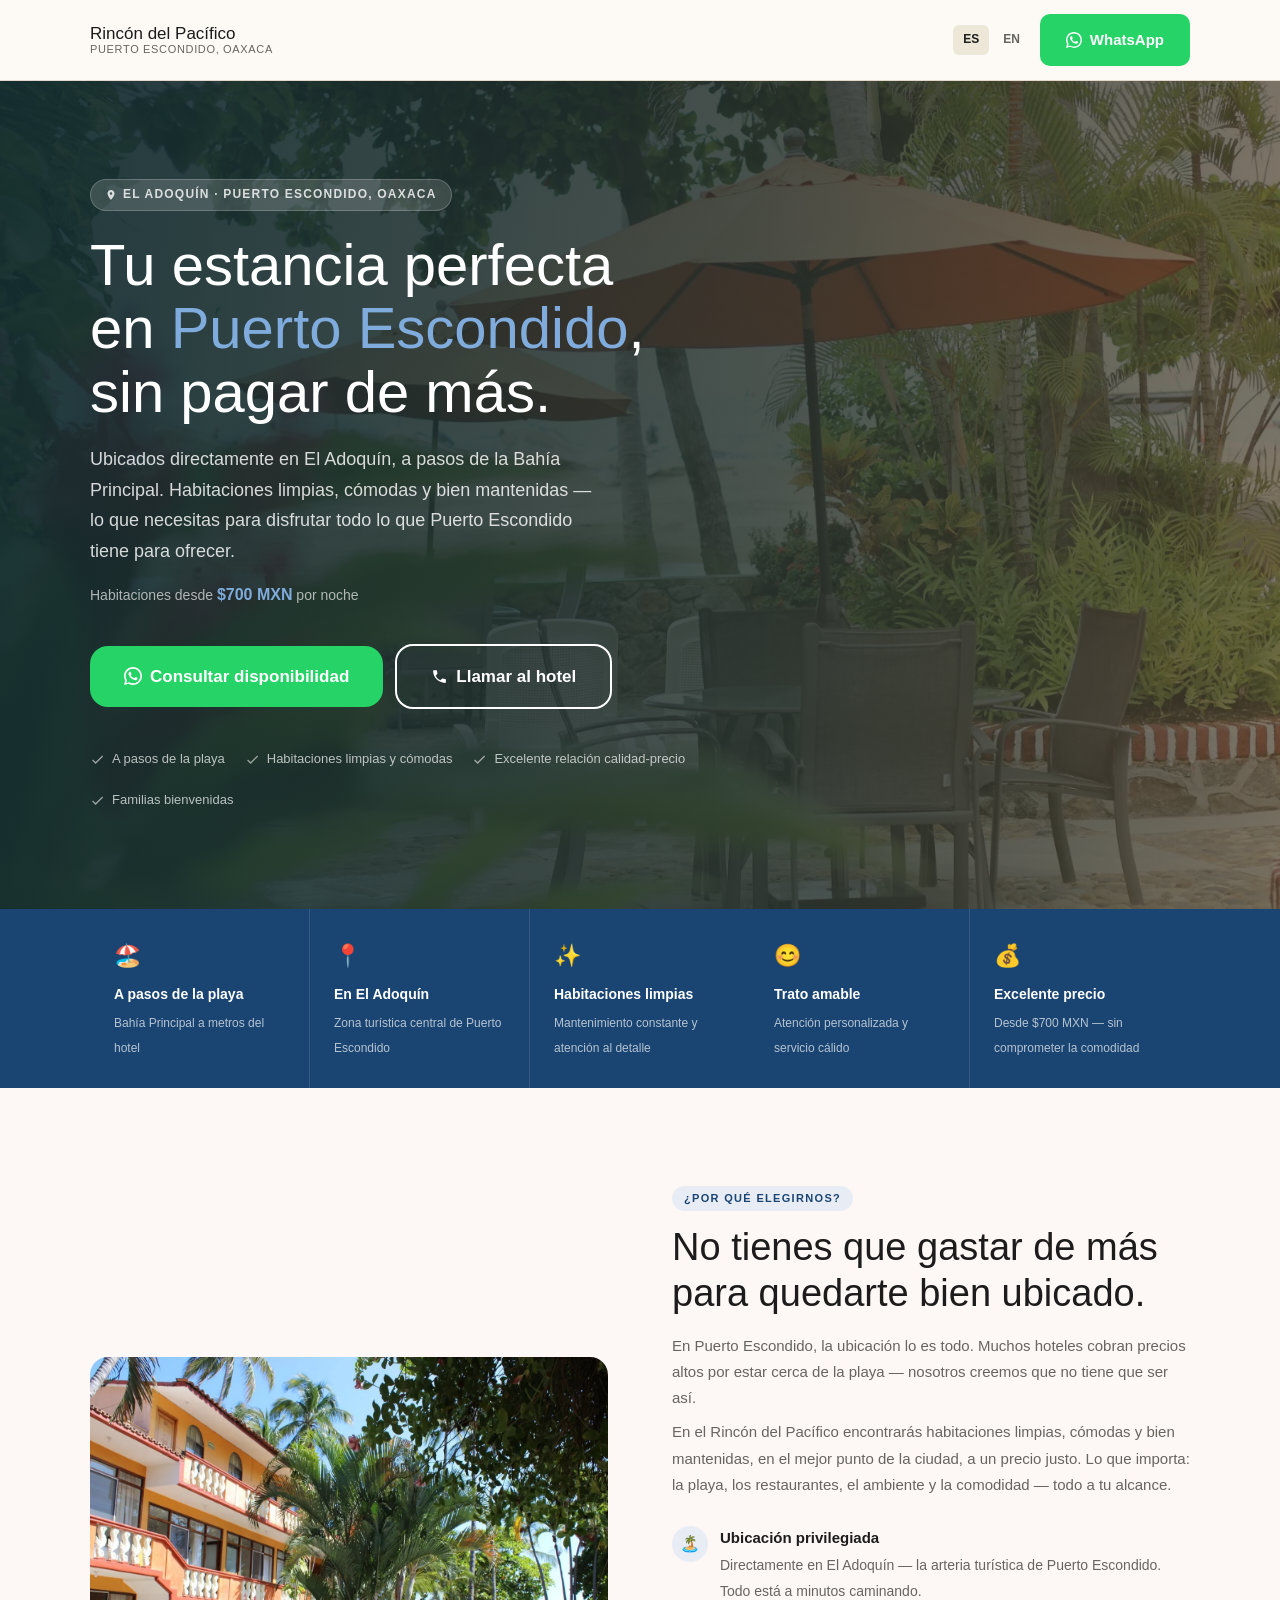
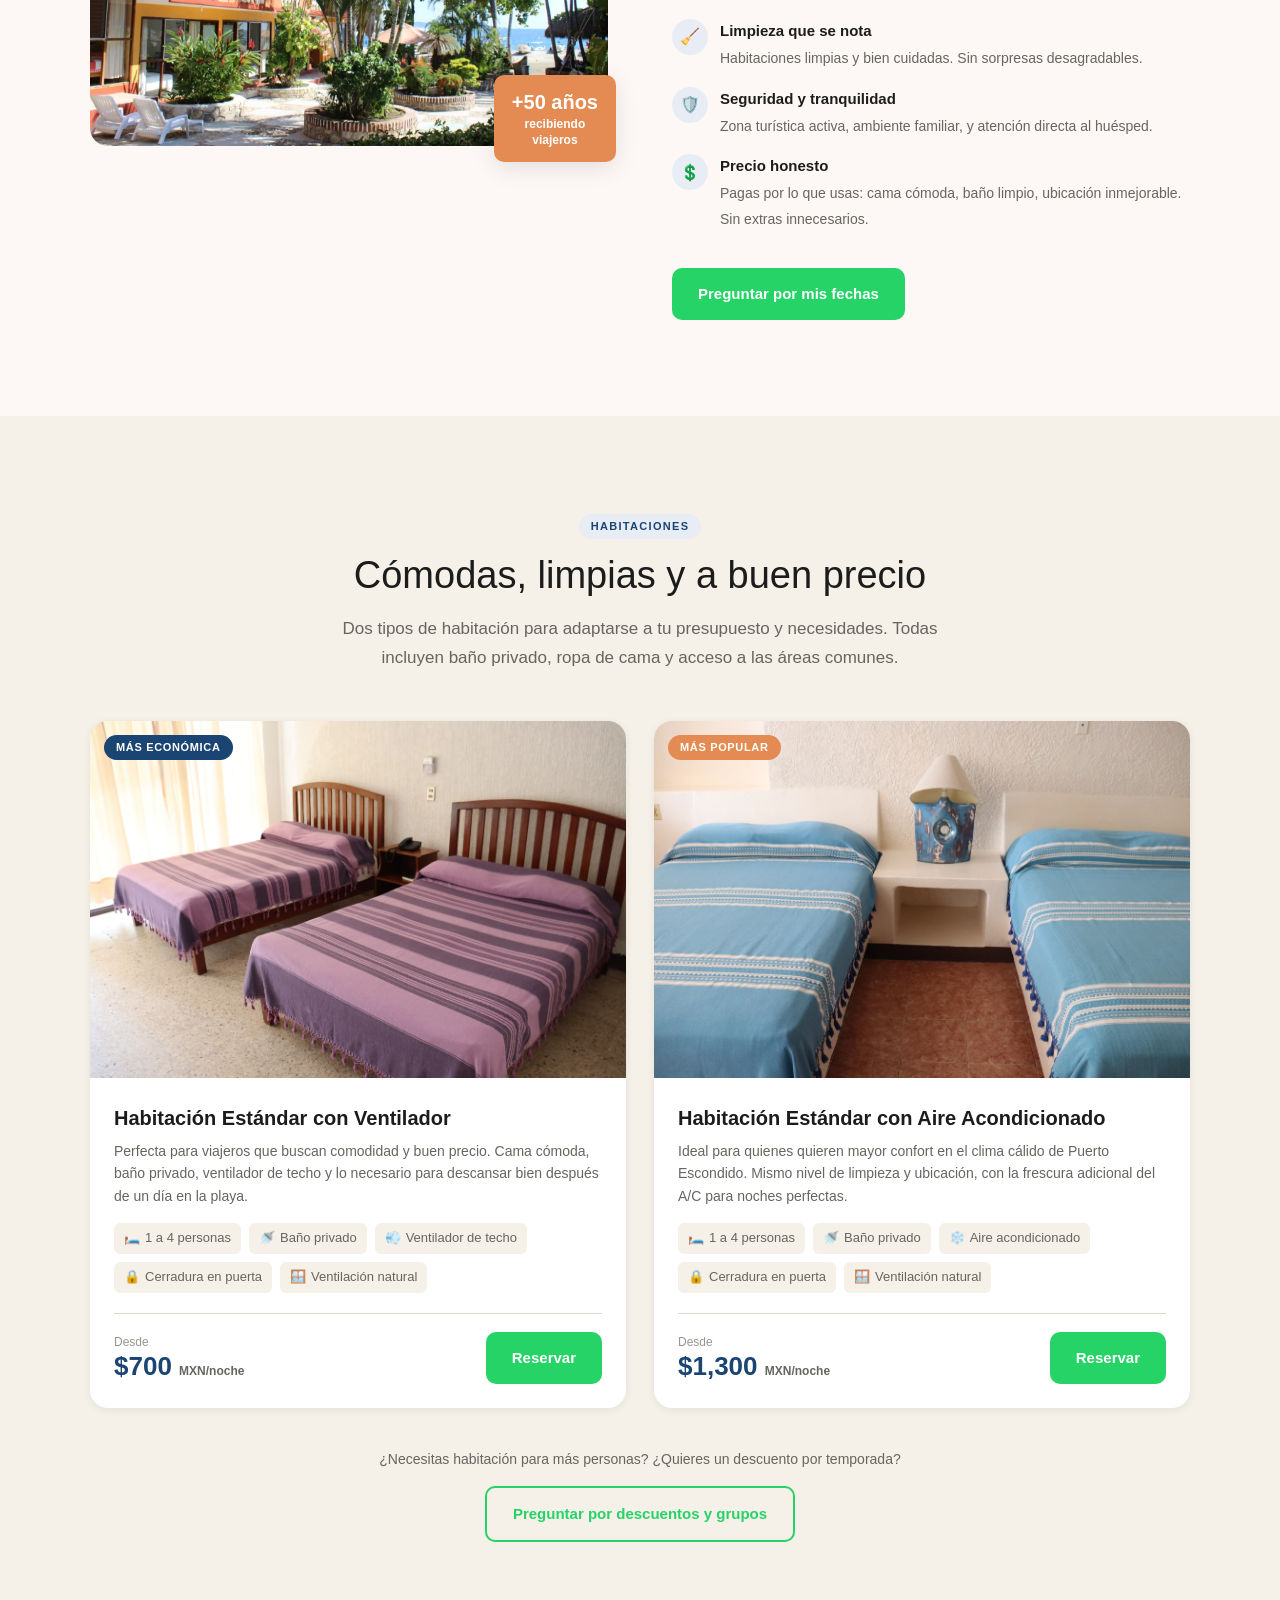
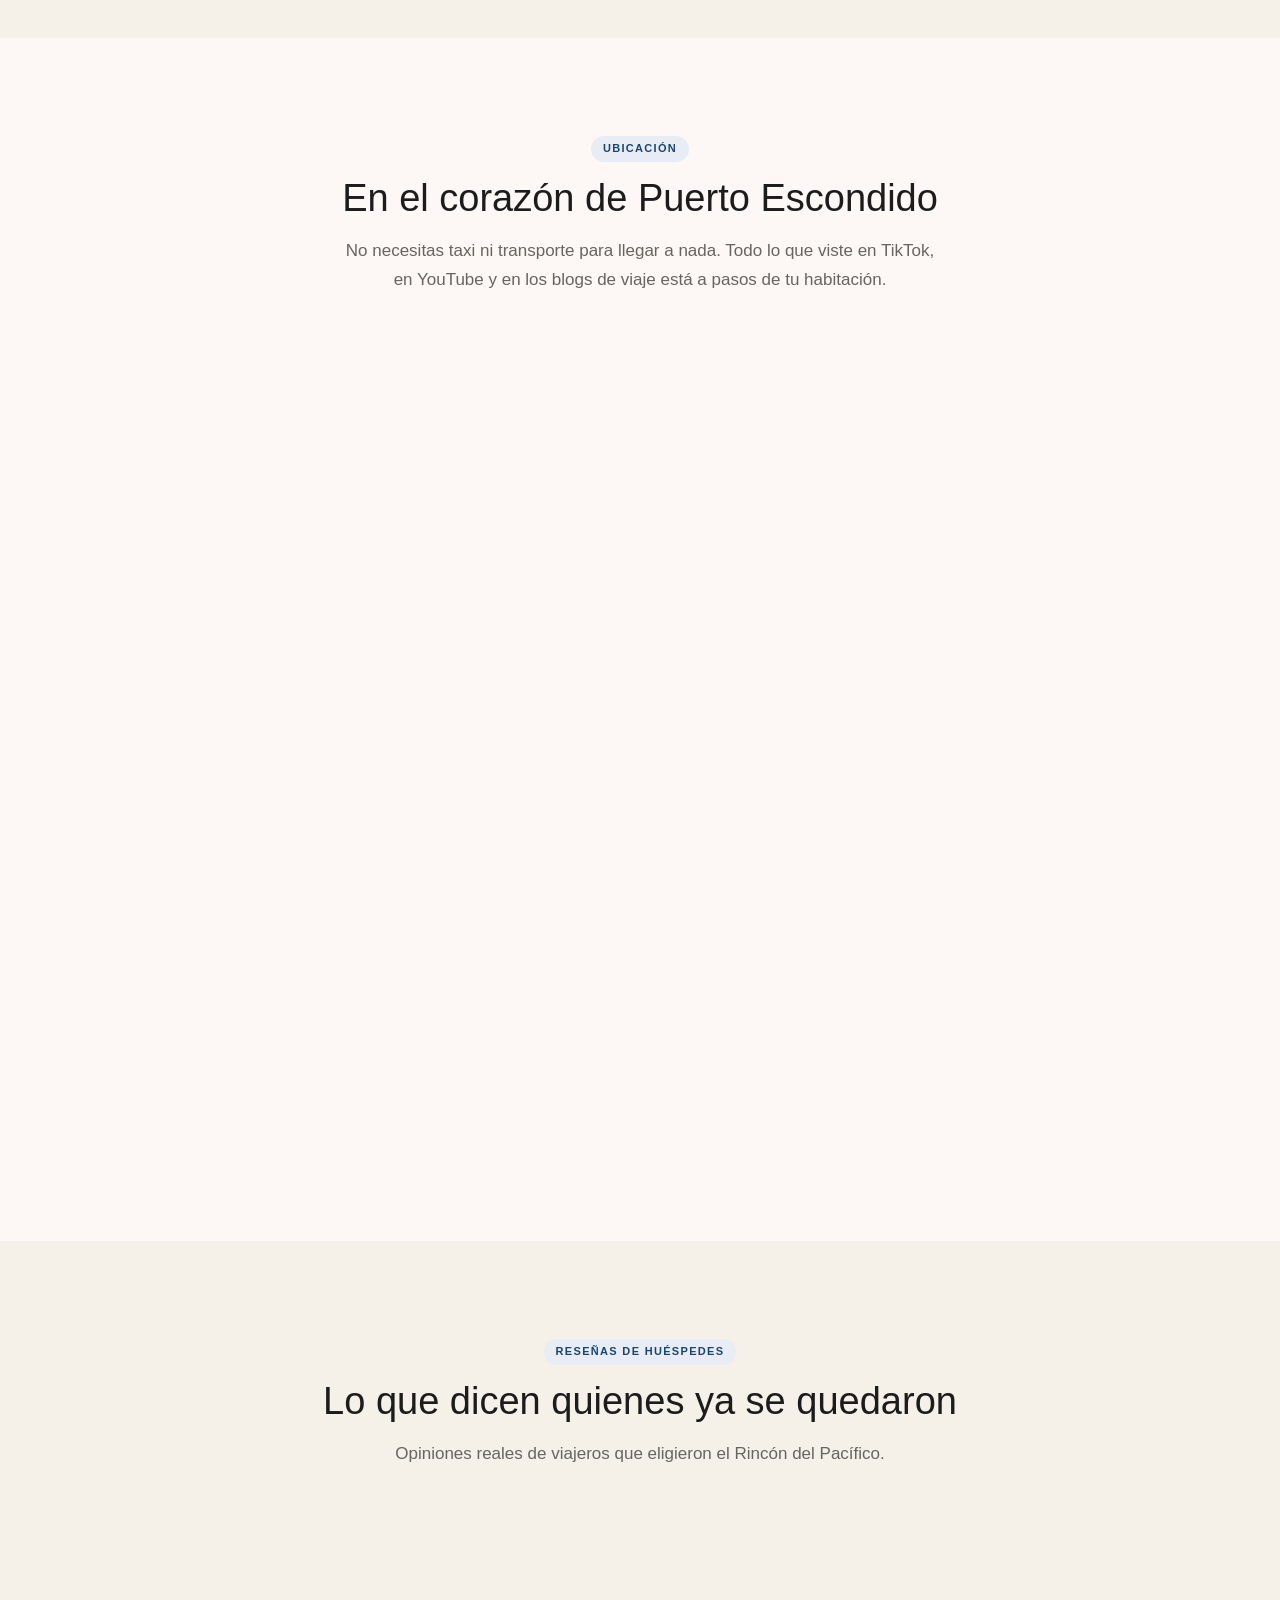
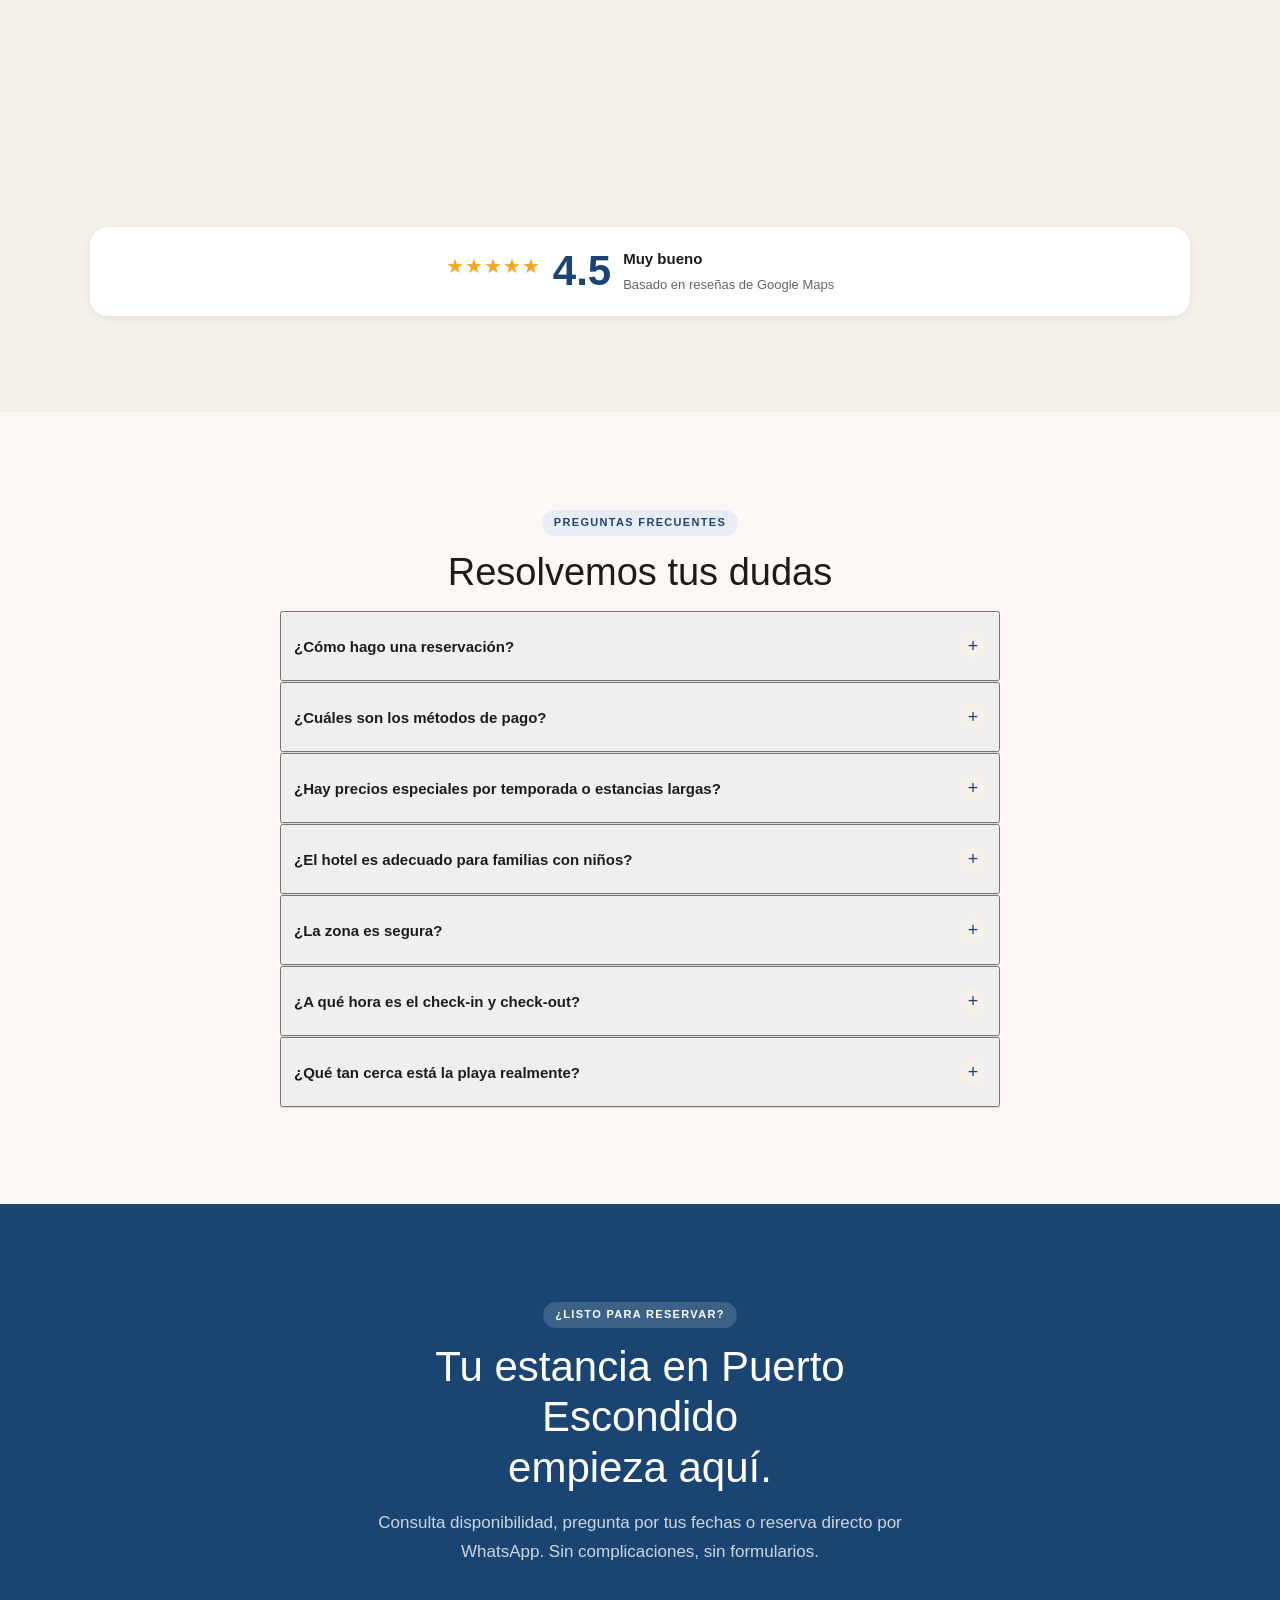
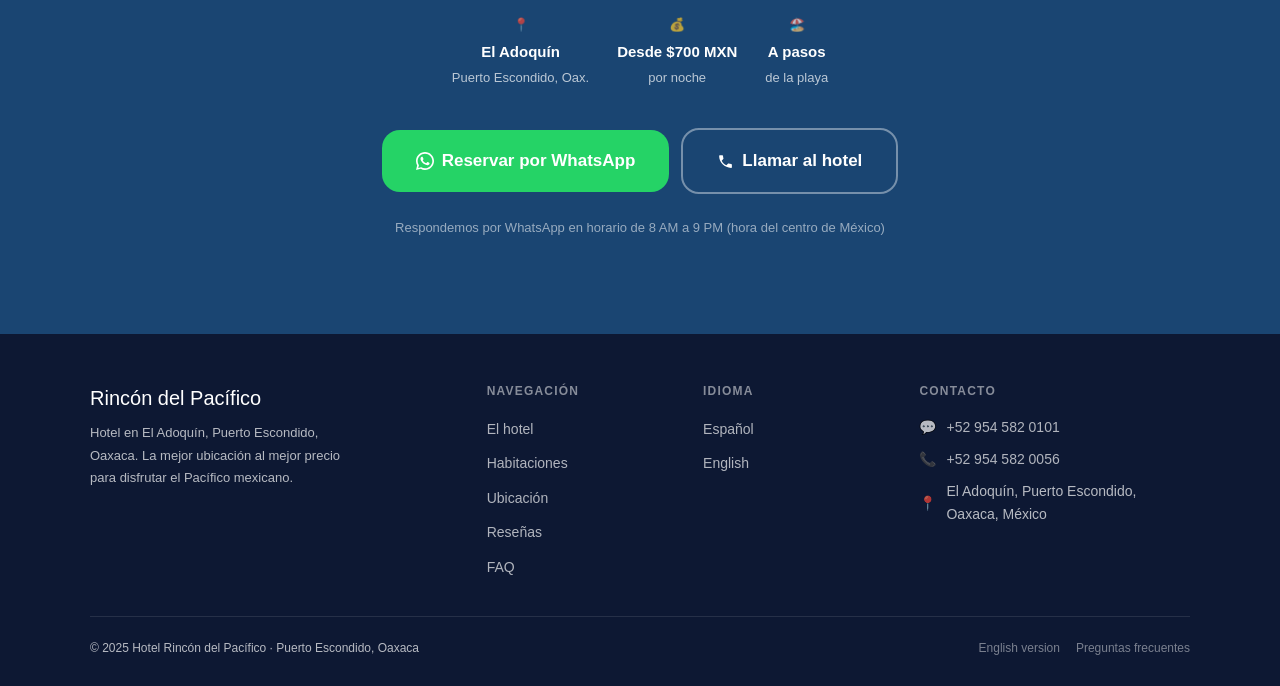
<file: index.html>
<!DOCTYPE html>
<html lang="es">
<head>
  <meta charset="UTF-8" />
  <meta name="viewport" content="width=device-width, initial-scale=1.0" />

  <!-- SEO -->
  <title>Hotel Rincón del Pacífico — Hotel en Puerto Escondido frente al Adoquín</title>
  <meta name="description"
    content="Hotel en Puerto Escondido ubicado directamente en El Adoquín, a pasos de la Bahía Principal. Habitaciones limpias y cómodas desde $700 MXN. Ideal para disfrutar Puerto Escondido sin gastar de más. Reserva por WhatsApp." />
  <meta name="keywords"
    content="hotel en Puerto Escondido, hotel barato Puerto Escondido, hotel cerca de la playa Puerto Escondido, hotel en el adoquín Puerto Escondido, hostal Puerto Escondido Oaxaca" />
  <meta name="robots" content="index, follow" />
  <link rel="canonical" href="https://rincondelpacifico.com.mx/index.html" />

  <!-- Open Graph -->
  <meta property="og:type" content="website" />
  <meta property="og:title" content="Hotel Rincón del Pacífico — Puerto Escondido, Oaxaca" />
  <meta property="og:description"
    content="Hotel en el corazón del Adoquín, a pasos de la playa. Limpio, cómodo y con excelente precio. Reserva por WhatsApp." />
  <!-- og:image placeholder — replace with actual hotel photo URL -->
  <meta property="og:image" content="https://rincondelpacifico.com.mx/img/hero.webp" />
  <meta property="og:url" content="https://rincondelpacifico.com.mx/index.html" />
  <meta property="og:locale" content="es_MX" />

  <!-- Local Business structured data -->
  <script type="application/ld+json">
  {
    "@context": "https://schema.org",
    "@type": "LodgingBusiness",
    "name": "Rincón del Pacífico",
    "description": "Hotel en Puerto Escondido ubicado en El Adoquín, a pasos de la Bahía Principal.",
    "address": {
      "@type": "PostalAddress",
      "streetAddress": "El Adoquín",
      "addressLocality": "Puerto Escondido",
      "addressRegion": "Oaxaca",
      "addressCountry": "MX"
    },
    "telephone": "+529545820056",
    "priceRange": "$$",
    "url": "https://rincondelpacifico.com.mx"
  }
  </script>

  <link rel="stylesheet" href="styles.css" />
</head>

<body>

  <!-- ============================================================
       HEADER
       ============================================================ -->
  <header class="site-header" role="banner">
    <div class="container">
      <div class="header-inner">

        <!-- Logo -->
        <a href="index.html" class="logo" aria-label="Rincón del Pacífico — Inicio">
          <span class="logo-name">Rincón del Pacífico</span>
          <span class="logo-location">Puerto Escondido, Oaxaca</span>
        </a>

        <!-- Actions -->
        <div class="header-actions">

          <!-- Language switcher -->
          <nav class="lang-switcher" aria-label="Cambiar idioma">
            <a href="index.html" class="active" aria-current="page" lang="es">ES</a>
            <a href="index-en.html" lang="en">EN</a>
          </nav>

          <!-- Header CTA (desktop only) -->
          <a href="https://wa.me/529545820101?text=Hola%2C%20me%20gustar%C3%ADa%20consultar%20disponibilidad."
             class="btn btn-wa header-wa"
             target="_blank"
             rel="noopener noreferrer"
             aria-label="Consultar disponibilidad por WhatsApp">
            <!-- WhatsApp icon -->
            <svg width="16" height="16" viewBox="0 0 24 24" fill="currentColor" aria-hidden="true">
              <path d="M17.472 14.382c-.297-.149-1.758-.867-2.03-.967-.273-.099-.471-.148-.67.15-.197.297-.767.966-.94 1.164-.173.199-.347.223-.644.075-.297-.15-1.255-.463-2.39-1.475-.883-.788-1.48-1.761-1.653-2.059-.173-.297-.018-.458.13-.606.134-.133.298-.347.446-.52.149-.174.198-.298.298-.497.099-.198.05-.371-.025-.52-.075-.149-.669-1.612-.916-2.207-.242-.579-.487-.5-.669-.51-.173-.008-.371-.01-.57-.01-.198 0-.52.074-.792.372-.272.297-1.04 1.016-1.04 2.479 0 1.462 1.065 2.875 1.213 3.074.149.198 2.096 3.2 5.077 4.487.709.306 1.262.489 1.694.625.712.227 1.36.195 1.871.118.571-.085 1.758-.719 2.006-1.413.248-.694.248-1.289.173-1.413-.074-.124-.272-.198-.57-.347z"/>
              <path d="M12 0C5.373 0 0 5.373 0 12c0 2.123.554 4.117 1.528 5.847L.057 23.882l6.198-1.625A11.933 11.933 0 0012 24c6.627 0 12-5.373 12-12S18.627 0 12 0zm0 21.818a9.795 9.795 0 01-4.994-1.366l-.358-.212-3.68.965.981-3.581-.234-.37A9.79 9.79 0 012.182 12c0-5.415 4.403-9.818 9.818-9.818 5.415 0 9.818 4.403 9.818 9.818 0 5.415-4.403 9.818-9.818 9.818z"/>
            </svg>
            WhatsApp
          </a>
        </div>

      </div>
    </div>
  </header>

  <main id="main">

    <!-- ============================================================
         HERO
         ============================================================ -->
    <section class="hero" aria-label="Presentación del hotel">
      <div class="hero-bg">
        <!-- IMAGE PLACEHOLDER — replace with high-quality photo of hotel exterior, beach, or Adoquín view
             Recommended: 1600×900px, WebP format, alt="Vista de la playa y el Adoquín desde el Hotel Rincón del Pacífico en Puerto Escondido" -->
        <img src="img/IMG_9625.webp"
             alt="Vista de la Bahía Principal y el Adoquín en Puerto Escondido, Oaxaca"
             loading="eager"
             width="1600"
             height="900" />
      </div>
      <div class="hero-overlay" aria-hidden="true"></div>

      <div class="container">
        <div class="hero-content">

          <p class="hero-tag">
            <svg width="12" height="12" viewBox="0 0 24 24" fill="currentColor" aria-hidden="true"><path d="M12 2C8.13 2 5 5.13 5 9c0 5.25 7 13 7 13s7-7.75 7-13c0-3.87-3.13-7-7-7zm0 9.5c-1.38 0-2.5-1.12-2.5-2.5s1.12-2.5 2.5-2.5 2.5 1.12 2.5 2.5-1.12 2.5-2.5 2.5z"/></svg>
            El Adoquín · Puerto Escondido, Oaxaca
          </p>

          <h1 class="hero-title">
            Tu estancia perfecta<br />
            en <em>Puerto Escondido</em>,<br />
            sin pagar de más.
          </h1>

          <p class="hero-sub">
            Ubicados directamente en El Adoquín, a pasos de la Bahía Principal.
            Habitaciones limpias, cómodas y bien mantenidas — lo que necesitas
            para disfrutar todo lo que Puerto Escondido tiene para ofrecer.
          </p>

          <p class="hero-price-hint">
            Habitaciones desde <strong>$700 MXN</strong> por noche
          </p>

          <div class="cta-group">
            <a href="https://wa.me/529545820101?text=Hola%2C%20quisiera%20consultar%20disponibilidad%20y%20precios%20para%20el%20Hotel%20Rinc%C3%B3n%20del%20Pac%C3%ADfico."
               class="btn btn-wa btn-lg"
               target="_blank"
               rel="noopener noreferrer"
               aria-label="Consultar disponibilidad por WhatsApp">
              <!-- WhatsApp icon -->
              <svg width="18" height="18" viewBox="0 0 24 24" fill="currentColor" aria-hidden="true">
                <path d="M17.472 14.382c-.297-.149-1.758-.867-2.03-.967-.273-.099-.471-.148-.67.15-.197.297-.767.966-.94 1.164-.173.199-.347.223-.644.075-.297-.15-1.255-.463-2.39-1.475-.883-.788-1.48-1.761-1.653-2.059-.173-.297-.018-.458.13-.606.134-.133.298-.347.446-.52.149-.174.198-.298.298-.497.099-.198.05-.371-.025-.52-.075-.149-.669-1.612-.916-2.207-.242-.579-.487-.5-.669-.51-.173-.008-.371-.01-.57-.01-.198 0-.52.074-.792.372-.272.297-1.04 1.016-1.04 2.479 0 1.462 1.065 2.875 1.213 3.074.149.198 2.096 3.2 5.077 4.487.709.306 1.262.489 1.694.625.712.227 1.36.195 1.871.118.571-.085 1.758-.719 2.006-1.413.248-.694.248-1.289.173-1.413-.074-.124-.272-.198-.57-.347z"/>
                <path d="M12 0C5.373 0 0 5.373 0 12c0 2.123.554 4.117 1.528 5.847L.057 23.882l6.198-1.625A11.933 11.933 0 0012 24c6.627 0 12-5.373 12-12S18.627 0 12 0zm0 21.818a9.795 9.795 0 01-4.994-1.366l-.358-.212-3.68.965.981-3.581-.234-.37A9.79 9.79 0 012.182 12c0-5.415 4.403-9.818 9.818-9.818 5.415 0 9.818 4.403 9.818 9.818 0 5.415-4.403 9.818-9.818 9.818z"/>
              </svg>
              Consultar disponibilidad
            </a>
            <a href="tel:+529545820056" class="btn btn-call-two btn-lg" aria-label="Llamar directamente">
              <svg width="17" height="17" viewBox="0 0 24 24" fill="currentColor" aria-hidden="true">
                <path d="M6.62 10.79c1.44 2.83 3.76 5.14 6.59 6.59l2.2-2.2c.27-.27.67-.36 1.02-.24 1.12.37 2.33.57 3.57.57.55 0 1 .45 1 1V20c0 .55-.45 1-1 1-9.39 0-17-7.61-17-17 0-.55.45-1 1-1h3.5c.55 0 1 .45 1 1 0 1.25.2 2.45.57 3.57.11.35.03.74-.25 1.02l-2.2 2.2z"/>
              </svg>
              Llamar al hotel
            </a>
          </div>

          <div class="hero-trust" aria-label="Puntos clave del hotel">
            <div class="hero-trust-item">
              <svg width="15" height="15" viewBox="0 0 24 24" fill="currentColor" aria-hidden="true"><path d="M9 16.17L4.83 12l-1.42 1.41L9 19 21 7l-1.41-1.41z"/></svg>
              A pasos de la playa
            </div>
            <div class="hero-trust-item">
              <svg width="15" height="15" viewBox="0 0 24 24" fill="currentColor" aria-hidden="true"><path d="M9 16.17L4.83 12l-1.42 1.41L9 19 21 7l-1.41-1.41z"/></svg>
              Habitaciones limpias y cómodas
            </div>
            <div class="hero-trust-item">
              <svg width="15" height="15" viewBox="0 0 24 24" fill="currentColor" aria-hidden="true"><path d="M9 16.17L4.83 12l-1.42 1.41L9 19 21 7l-1.41-1.41z"/></svg>
              Excelente relación calidad-precio
            </div>
            <div class="hero-trust-item">
              <svg width="15" height="15" viewBox="0 0 24 24" fill="currentColor" aria-hidden="true"><path d="M9 16.17L4.83 12l-1.42 1.41L9 19 21 7l-1.41-1.41z"/></svg>
              Familias bienvenidas
            </div>
          </div>

        </div>
      </div>
    </section>

    <!-- ============================================================
         BENEFITS STRIP
         ============================================================ -->
    <section class="benefits-strip" aria-label="Beneficios principales">
      <div class="container">
        <ul class="benefits-grid" role="list">
          <li class="benefit-item">
            <span class="benefit-icon" aria-hidden="true">🏖️</span>
            <div class="benefit-text">
              <strong>A pasos de la playa</strong>
              <span>Bahía Principal a metros del hotel</span>
            </div>
          </li>
          <li class="benefit-item">
            <span class="benefit-icon" aria-hidden="true">📍</span>
            <div class="benefit-text">
              <strong>En El Adoquín</strong>
              <span>Zona turística central de Puerto Escondido</span>
            </div>
          </li>
          <li class="benefit-item">
            <span class="benefit-icon" aria-hidden="true">✨</span>
            <div class="benefit-text">
              <strong>Habitaciones limpias</strong>
              <span>Mantenimiento constante y atención al detalle</span>
            </div>
          </li>
          <li class="benefit-item">
            <span class="benefit-icon" aria-hidden="true">😊</span>
            <div class="benefit-text">
              <strong>Trato amable</strong>
              <span>Atención personalizada y servicio cálido</span>
            </div>
          </li>
          <li class="benefit-item">
            <span class="benefit-icon" aria-hidden="true">💰</span>
            <div class="benefit-text">
              <strong>Excelente precio</strong>
              <span>Desde $700 MXN — sin comprometer la comodidad</span>
            </div>
          </li>
        </ul>
      </div>
    </section>

    <!-- ============================================================
         WHY STAY HERE
         ============================================================ -->
    <section id="nosotros" class="why-section section-py" aria-labelledby="why-title">
      <div class="container">
        <div class="why-grid">

          <!-- Visual -->
          <div class="why-visual reveal">
            <div class="why-img-wrap">
              <!-- IMAGE PLACEHOLDER — replace with hotel exterior or courtyard photo
                   Recommended: 800×600px, alt="Fachada del Hotel Rincón del Pacífico en Puerto Escondido" -->
                   <img src="img/hero.webp"
                      alt="Fachada del Hotel Rincón del Pacífico en Puerto Escondido"
                    />
              
            </div>
            <div class="why-badge" aria-label="Más de 10 años recibiendo huéspedes">
              <strong>+50 años</strong>
              recibiendo<br />viajeros
            </div>
          </div>

          <!-- Content -->
          <div class="why-content reveal reveal-delay-2">
            <p class="tag">¿Por qué elegirnos?</p>
            <h2 id="why-title" class="section-title">
              No tienes que gastar de más para quedarte bien ubicado.
            </h2>
            <p style="font-size:15px; color:var(--text-muted); line-height:1.75; margin-bottom:8px;">
              En Puerto Escondido, la ubicación lo es todo. Muchos hoteles cobran precios altos
              por estar cerca de la playa — nosotros creemos que no tiene que ser así.
            </p>
            <p style="font-size:15px; color:var(--text-muted); line-height:1.75;">
              En el Rincón del Pacífico encontrarás habitaciones limpias, cómodas y bien mantenidas,
              en el mejor punto de la ciudad, a un precio justo. Lo que importa: la playa, los restaurantes,
              el ambiente y la comodidad — todo a tu alcance.
            </p>

            <ul class="why-points" role="list">
              <li class="why-point">
                <div class="why-point-icon" aria-hidden="true">🏝️</div>
                <div class="why-point-text">
                  <strong>Ubicación privilegiada</strong>
                  <span>Directamente en El Adoquín — la arteria turística de Puerto Escondido. Todo está a minutos caminando.</span>
                </div>
              </li>
              <li class="why-point">
                <div class="why-point-icon" aria-hidden="true">🧹</div>
                <div class="why-point-text">
                  <strong>Limpieza que se nota</strong>
                  <span>Habitaciones limpias y bien cuidadas. Sin sorpresas desagradables.</span>
                </div>
              </li>
              <li class="why-point">
                <div class="why-point-icon" aria-hidden="true">🛡️</div>
                <div class="why-point-text">
                  <strong>Seguridad y tranquilidad</strong>
                  <span>Zona turística activa, ambiente familiar, y atención directa al huésped.</span>
                </div>
              </li>
              <li class="why-point">
                <div class="why-point-icon" aria-hidden="true">💲</div>
                <div class="why-point-text">
                  <strong>Precio honesto</strong>
                  <span>Pagas por lo que usas: cama cómoda, baño limpio, ubicación inmejorable. Sin extras innecesarios.</span>
                </div>
              </li>
            </ul>

            <div class="cta-group">
              <a href="https://wa.me/529545820101?text=Hola%2C%20quisiera%20conocer%20m%C3%A1s%20sobre%20el%20hotel%20y%20sus%20tarifas."
                 class="btn btn-wa"
                 target="_blank"
                 rel="noopener noreferrer">
                Preguntar por mis fechas
              </a>
            </div>
          </div>

        </div>
      </div>
    </section>

    <!-- ============================================================
         ROOMS
         ============================================================ -->
    <section id="habitaciones" class="rooms-section section-py" aria-labelledby="rooms-title">
      <div class="container">
        <div class="text-center">
          <p class="tag">Habitaciones</p>
          <h2 id="rooms-title" class="section-title">
            Cómodas, limpias y a buen precio
          </h2>
          <p class="section-sub">
            Dos tipos de habitación para adaptarse a tu presupuesto y necesidades.
            Todas incluyen baño privado, ropa de cama y acceso a las áreas comunes.
          </p>
        </div>

        <div class="rooms-grid">

          <!-- Room 1: Fan -->
          <article class="room-card reveal" aria-label="Habitación Estándar con Ventilador">
            <div class="room-img">
                    <img src="img/IMG_7645.webp"
                      alt="Habitación estándar con ventilador en Hotel Rincón del Pacífico"
                    />
              <!-- IMAGE PLACEHOLDER — replace with fan room photo
                   Recommended: 800×450px, alt="Habitación estándar con ventilador en Hotel Rincón del Pacífico" -->
              
              <span class="room-badge">Más económica</span>
            </div>
            <div class="room-body">
              <h3 class="room-title">Habitación Estándar con Ventilador</h3>
              <p class="room-desc">
                Perfecta para viajeros que buscan comodidad y buen precio. Cama cómoda,
                baño privado, ventilador de techo y lo necesario para descansar bien
                después de un día en la playa.
              </p>
              <ul class="room-features" role="list" aria-label="Características de la habitación">
                <li class="room-feature"><span aria-hidden="true">🛏️</span> 1 a 4 personas</li>
                <li class="room-feature"><span aria-hidden="true">🚿</span> Baño privado</li>
                <li class="room-feature"><span aria-hidden="true">💨</span> Ventilador de techo</li>
                <li class="room-feature"><span aria-hidden="true">🔒</span> Cerradura en puerta</li>
                <li class="room-feature"><span aria-hidden="true">🪟</span> Ventilación natural</li>
              </ul>
              <div class="room-footer">
                <div class="room-price">
                  <span class="room-price-from">Desde</span>
                  <span class="room-price-amount">$700 <span class="room-price-night">MXN/noche</span></span>
                </div>
                <a href="https://wa.me/529545820101?text=Hola%2C%20me%20interesa%20una%20habitaci%C3%B3n%20est%C3%A1ndar%20con%20ventilador.%20%C2%BFTienen%20disponibilidad%3F"
                   class="btn btn-wa"
                   target="_blank"
                   rel="noopener noreferrer"
                   aria-label="Reservar habitación con ventilador por WhatsApp">
                  Reservar
                </a>
              </div>
            </div>
          </article>

          <!-- Room 2: AC -->
          <article class="room-card reveal reveal-delay-2" aria-label="Habitación Estándar con Aire Acondicionado">
            <div class="room-img">
              <img src="img/IMG_7621.webp"
                      alt="Habitación estándar con ventilador en Hotel Rincón del Pacífico"
                    />
              <!-- IMAGE PLACEHOLDER — replace with AC room photo
                   Recommended: 800×450px, alt="Habitación estándar con aire acondicionado en Hotel Rincón del Pacífico" -->
              
              <span class="room-badge" style="background: var(--accent);">Más popular</span>
            </div>
            <div class="room-body">
              <h3 class="room-title">Habitación Estándar con Aire Acondicionado</h3>
              <p class="room-desc">
                Ideal para quienes quieren mayor confort en el clima cálido de Puerto Escondido.
                Mismo nivel de limpieza y ubicación, con la frescura adicional del A/C
                para noches perfectas.
              </p>
              <ul class="room-features" role="list" aria-label="Características de la habitación">
                <li class="room-feature"><span aria-hidden="true">🛏️</span> 1 a 4 personas</li>
                <li class="room-feature"><span aria-hidden="true">🚿</span> Baño privado</li>
                <li class="room-feature"><span aria-hidden="true">❄️</span> Aire acondicionado</li>
                <li class="room-feature"><span aria-hidden="true">🔒</span> Cerradura en puerta</li>
                <li class="room-feature"><span aria-hidden="true">🪟</span> Ventilación natural</li>
              </ul>
              <div class="room-footer">
                <div class="room-price">
                  <span class="room-price-from">Desde</span>
                  <span class="room-price-amount">$1,300 <span class="room-price-night">MXN/noche</span></span>
                </div>
                <a href="https://wa.me/529545820101?text=Hola%2C%20me%20interesa%20una%20habitaci%C3%B3n%20con%20aire%20acondicionado.%20%C2%BFTienen%20disponibilidad%3F"
                   class="btn btn-wa"
                   target="_blank"
                   rel="noopener noreferrer"
                   aria-label="Reservar habitación con A/C por WhatsApp">
                  Reservar
                </a>
              </div>
            </div>
          </article>

        </div>

        <!-- Post-rooms CTA -->
        <div class="text-center" style="margin-top:40px;">
          <p style="font-size:14px; color:var(--text-muted); margin-bottom:16px;">
            ¿Necesitas habitación para más personas? ¿Quieres un descuento por temporada?
          </p>
          <a href="https://wa.me/529545820101?text=Hola%2C%20me%20gustar%C3%ADa%20preguntar%20por%20tarifas%20y%20disponibilidad."
             class="btn btn-wa-outline"
             target="_blank"
             rel="noopener noreferrer">
            Preguntar por descuentos y grupos
          </a>
        </div>

      </div>
    </section>

    <!-- ============================================================
         LOCATION
         ============================================================ -->
    <section id="ubicacion" class="location-section section-py" aria-labelledby="location-title">
      <div class="container">
        <div class="text-center">
          <p class="tag">Ubicación</p>
          <h2 id="location-title" class="section-title">
            En el corazón de Puerto Escondido
          </h2>
          <p class="section-sub">
            No necesitas taxi ni transporte para llegar a nada.
            Todo lo que viste en TikTok, en YouTube y en los blogs de viaje
            está a pasos de tu habitación.
          </p>
        </div>

        <div class="location-grid">

          <!-- Map -->
          <div class="reveal">
            <div class="location-map">
              <iframe src="https://www.google.com/maps/embed?pb=!1m18!1m12!1m3!1d3837.9078024408705!2d-97.06595262562877!3d15.861442344968578!2m3!1f0!2f0!3f0!3m2!1i1024!2i768!4f13.1!3m3!1m2!1s0x85b8f78591d3a06d%3A0x51a870d659944625!2sRincon%20Del%20Pacifico!5e0!3m2!1ses-419!2smx!4v1775486428323!5m2!1ses-419!2smx" width="100%" height="100%" style="border:0;" allowfullscreen="" loading="lazy" referrerpolicy="no-referrer-when-downgrade"></iframe>
              <div class="location-map-placeholder" role="img" aria-label="Mapa de ubicación — El Adoquín, Puerto Escondido">
                <span class="map-pin" aria-hidden="true">📍</span>
                <strong>Hotel Rincón del Pacífico</strong>
                El Adoquín · Puerto Escondido, Oaxaca<br />
                <small>Mapa interactivo próximamente</small>
              </div>
            </div>
          </div>

          <!-- Distances -->
          <div class="reveal reveal-delay-2">
            <h3 style="font-family:var(--font-body); font-size:20px; font-weight:normal; margin-bottom:20px;">
              ¿A qué distancia estás de todo?
            </h3>

            <ul class="location-distances" role="list" aria-label="Distancias desde el hotel">
              <li class="distance-item">
                <span class="distance-icon" aria-hidden="true">🌊</span>
                <div class="distance-text">
                  <strong>Bahía Principal</strong>
                  <span>La playa más cercana al centro</span>
                </div>
                <span class="distance-time">A pasos</span>
              </li>
              <li class="distance-item">
                <span class="distance-icon" aria-hidden="true">🏄</span>
                <div class="distance-text">
                  <strong>Playa Zicatela</strong>
                  <span>La playa famosa de las olas grandes</span>
                </div>
                <span class="distance-time">~5 min</span>
              </li>
              <li class="distance-item">
                <span class="distance-icon" aria-hidden="true">🐠</span>
                <div class="distance-text">
                  <strong>Punta Zicatela</strong>
                  <span>Zona tranquila, ideal para familias</span>
                </div>
                <span class="distance-time">~10 min</span>
              </li>
              <li class="distance-item">
                <span class="distance-icon" aria-hidden="true">🍽️</span>
                <div class="distance-text">
                  <strong>Restaurantes y bares</strong>
                  <span>Decenas de opciones sobre El Adoquín</span>
                </div>
                <span class="distance-time">A pasos</span>
              </li>
              <li class="distance-item">
                <span class="distance-icon" aria-hidden="true">🛍️</span>
                <div class="distance-text">
                  <strong>Centro y tiendas</strong>
                  <span>Mercado, supermercado y farmacias</span>
                </div>
                <span class="distance-time">~5 min</span>
              </li>
              <li class="distance-item">
                <span class="distance-icon" aria-hidden="true">✈️</span>
                <div class="distance-text">
                  <strong>Aeropuerto</strong>
                  <span>Puerto Escondido International Airport</span>
                </div>
                <span class="distance-time">~10 min</span>
              </li>
            </ul>

            <blockquote class="location-highlight">
              "Estar en El Adoquín significa que todo está en tu puerta: la playa, la comida,
              el ambiente. Es la mejor zona para quedarse en Puerto Escondido."
            </blockquote>

            <div class="cta-group" style="margin-top:28px;">
              <a href="https://wa.me/529545820101?text=Hola%2C%20me%20gustar%C3%ADa%20reservar%20en%20el%20Hotel%20Rinc%C3%B3n%20del%20Pac%C3%ADfico."
                 class="btn btn-wa"
                 target="_blank"
                 rel="noopener noreferrer">
                Reservar ahora
              </a>
              <a href="tel:+529545820056" class="btn btn-call">
                Llamar al hotel
              </a>
            </div>

          </div>

        </div>
      </div>
    </section>

    <!-- ============================================================
         SOCIAL PROOF / REVIEWS
         ============================================================ -->
    <section id="resenas" class="reviews-section section-py" aria-labelledby="reviews-title">
      <div class="container">
        <div class="text-center">
          <p class="tag">Reseñas de huéspedes</p>
          <h2 id="reviews-title" class="section-title">
            Lo que dicen quienes ya se quedaron
          </h2>
          <p class="section-sub">
            Opiniones reales de viajeros que eligieron el Rincón del Pacífico.
          </p>
        </div>

        <!-- REVIEWS PLACEHOLDER — replace with real Google Reviews or embed
             To use real reviews:
             1. Get your Google Place ID
             2. Copy review text, author name, and rating
             3. Replace the placeholder content below -->
        <div class="reviews-grid">

          <article class="review-card reveal" aria-label="Reseña de Ana G.">
            <div class="google-badge" aria-label="Reseña de Google">
              <svg width="14" height="14" viewBox="0 0 24 24" aria-hidden="true"><path fill="#4285F4" d="M22.56 12.25c0-.78-.07-1.53-.2-2.25H12v4.26h5.92c-.26 1.37-1.04 2.53-2.21 3.31v2.77h3.57c2.08-1.92 3.28-4.74 3.28-8.09z"/><path fill="#34A853" d="M12 23c2.97 0 5.46-.98 7.28-2.66l-3.57-2.77c-.98.66-2.23 1.06-3.71 1.06-2.86 0-5.29-1.93-6.16-4.53H2.18v2.84C3.99 20.53 7.7 23 12 23z"/><path fill="#FBBC05" d="M5.84 14.09c-.22-.66-.35-1.36-.35-2.09s.13-1.43.35-2.09V7.07H2.18C1.43 8.55 1 10.22 1 12s.43 3.45 1.18 4.93l2.85-2.22.81-.62z"/><path fill="#EA4335" d="M12 5.38c1.62 0 3.06.56 4.21 1.64l3.15-3.15C17.45 2.09 14.97 1 12 1 7.7 1 3.99 3.47 2.18 7.07l3.66 2.84c.87-2.6 3.3-4.53 6.16-4.53z"/></svg>
              Google
            </div>
            <div class="review-stars" aria-label="5 estrellas">★★★★★</div>
            <p class="review-text">
              Súper bien ubicado, literalmente en El Adoquín. Llegamos caminando desde la
              terminal y en 5 minutos estábamos en la playa. El cuarto estaba limpio y el
              trato fue muy amable. Definitivamente volvería.
            </p>
            <div class="reviewer">
              <div class="reviewer-avatar" aria-hidden="true">A</div>
              <div class="reviewer-info">
                <strong>Ana G.</strong>
                <span>Ciudad de México · Google Maps</span>
              </div>
            </div>
          </article>

          <article class="review-card reveal reveal-delay-1" aria-label="Reseña de Carlos y familia">
            <div class="google-badge" aria-label="Reseña de Google">
              <svg width="14" height="14" viewBox="0 0 24 24" aria-hidden="true"><path fill="#4285F4" d="M22.56 12.25c0-.78-.07-1.53-.2-2.25H12v4.26h5.92c-.26 1.37-1.04 2.53-2.21 3.31v2.77h3.57c2.08-1.92 3.28-4.74 3.28-8.09z"/><path fill="#34A853" d="M12 23c2.97 0 5.46-.98 7.28-2.66l-3.57-2.77c-.98.66-2.23 1.06-3.71 1.06-2.86 0-5.29-1.93-6.16-4.53H2.18v2.84C3.99 20.53 7.7 23 12 23z"/><path fill="#FBBC05" d="M5.84 14.09c-.22-.66-.35-1.36-.35-2.09s.13-1.43.35-2.09V7.07H2.18C1.43 8.55 1 10.22 1 12s.43 3.45 1.18 4.93l2.85-2.22.81-.62z"/><path fill="#EA4335" d="M12 5.38c1.62 0 3.06.56 4.21 1.64l3.15-3.15C17.45 2.09 14.97 1 12 1 7.7 1 3.99 3.47 2.18 7.07l3.66 2.84c.87-2.6 3.3-4.53 6.16-4.53z"/></svg>
              Google
            </div>
            <div class="review-stars" aria-label="5 estrellas">★★★★★</div>
            <p class="review-text">
              Vinimos con los niños y quedamos muy contentos. El precio es muy accesible para
              estar en tan buena ubicación. El hotel es sencillo pero limpio y cómodo.
              No necesitas más si vas a pasar el día en la playa.
            </p>
            <div class="reviewer">
              <div class="reviewer-avatar" aria-hidden="true">C</div>
              <div class="reviewer-info">
                <strong>Carlos M.</strong>
                <span>Puebla · Google Maps</span>
              </div>
            </div>
          </article>

          <article class="review-card reveal reveal-delay-2" aria-label="Reseña de Sofía T.">
            <div class="google-badge" aria-label="Reseña de Google">
              <svg width="14" height="14" viewBox="0 0 24 24" aria-hidden="true"><path fill="#4285F4" d="M22.56 12.25c0-.78-.07-1.53-.2-2.25H12v4.26h5.92c-.26 1.37-1.04 2.53-2.21 3.31v2.77h3.57c2.08-1.92 3.28-4.74 3.28-8.09z"/><path fill="#34A853" d="M12 23c2.97 0 5.46-.98 7.28-2.66l-3.57-2.77c-.98.66-2.23 1.06-3.71 1.06-2.86 0-5.29-1.93-6.16-4.53H2.18v2.84C3.99 20.53 7.7 23 12 23z"/><path fill="#FBBC05" d="M5.84 14.09c-.22-.66-.35-1.36-.35-2.09s.13-1.43.35-2.09V7.07H2.18C1.43 8.55 1 10.22 1 12s.43 3.45 1.18 4.93l2.85-2.22.81-.62z"/><path fill="#EA4335" d="M12 5.38c1.62 0 3.06.56 4.21 1.64l3.15-3.15C17.45 2.09 14.97 1 12 1 7.7 1 3.99 3.47 2.18 7.07l3.66 2.84c.87-2.6 3.3-4.53 6.16-4.53z"/></svg>
              Google
            </div>
            <div class="review-stars" aria-label="4 estrellas">★★★★★</div>
            <p class="review-text">
              Exactamente lo que buscaba: clean, safe, affordable and steps from the beach.
              The staff was incredibly friendly and helped us with restaurant recommendations.
              Location is unbeatable for the price.
            </p>
            <div class="reviewer">
              <div class="reviewer-avatar" aria-hidden="true">S</div>
              <div class="reviewer-info">
                <strong>Sofía T.</strong>
                <span>Guadalajara · Google Maps</span>
              </div>
            </div>
          </article>

        </div>

        <!-- Reviews aggregate -->
        <div class="reviews-summary" aria-label="Calificación promedio en Google">
          <div class="review-stars" style="font-size:20px;" aria-hidden="true">★★★★★</div>
          <div class="reviews-score" aria-label="4.5 estrellas">4.5</div>
          <div class="reviews-meta">
            <strong>Muy bueno</strong>
            <!-- REVIEWS PLACEHOLDER — replace number with actual review count from Google -->
            <span>Basado en reseñas de Google Maps</span>
          </div>
        </div>

      </div>
    </section>

    <!-- ============================================================
         FAQ
         ============================================================ -->
    <section id="faq" class="faq-section section-py" aria-labelledby="faq-title">
      <div class="container">
        <div class="text-center">
          <p class="tag">Preguntas frecuentes</p>
          <h2 id="faq-title" class="section-title">
            Resolvemos tus dudas
          </h2>
        </div>

        <ul class="faq-list" role="list">

          <li class="faq-item">
            <button class="faq-q" aria-expanded="false" aria-controls="faq-a-1">
              ¿Cómo hago una reservación?
              <span class="faq-toggle" aria-hidden="true">+</span>
            </button>
            <div class="faq-a" id="faq-a-1" role="region">
              La forma más rápida es por WhatsApp al <a href="https://wa.me/529545820101" target="_blank" rel="noopener noreferrer" style="color:var(--ocean); font-weight:600;">+52 954 582 0101</a>.
              Dinos tus fechas, cuántas personas son y qué tipo de habitación necesitas.
              También puedes llamarnos al <a href="tel:+529545820056" style="color:var(--ocean); font-weight:600;">+52 954 582 0056</a>.
              No hay proceso complicado — es directo y rápido.
            </div>
          </li>

          <li class="faq-item">
            <button class="faq-q" aria-expanded="false" aria-controls="faq-a-2">
              ¿Cuáles son los métodos de pago?
              <span class="faq-toggle" aria-hidden="true">+</span>
            </button>
            <div class="faq-a" id="faq-a-2" role="region">
              Aceptamos efectivo (pesos mexicanos). Consúltanos directamente para conocer
              las opciones de pago disponibles al momento de tu visita o para coordinar
              un anticipo si lo deseas.
            </div>
          </li>

          <li class="faq-item">
            <button class="faq-q" aria-expanded="false" aria-controls="faq-a-3">
              ¿Hay precios especiales por temporada o estancias largas?
              <span class="faq-toggle" aria-hidden="true">+</span>
            </button>
            <div class="faq-a" id="faq-a-3" role="region">
              Sí. Tenemos tarifas especiales en temporada baja y para estancias de varios días.
              Escríbenos por WhatsApp con tus fechas y te damos el mejor precio disponible.
            </div>
          </li>

          <li class="faq-item">
            <button class="faq-q" aria-expanded="false" aria-controls="faq-a-4">
              ¿El hotel es adecuado para familias con niños?
              <span class="faq-toggle" aria-hidden="true">+</span>
            </button>
            <div class="faq-a" id="faq-a-4" role="region">
              Totalmente. Las habitaciones tienen capacidad para hasta 4 personas y estamos
              ubicados en una zona turística activa y segura. Muchas familias mexicanas
              se hospedan con nosotros durante vacaciones.
            </div>
          </li>

          <li class="faq-item">
            <button class="faq-q" aria-expanded="false" aria-controls="faq-a-5">
              ¿La zona es segura?
              <span class="faq-toggle" aria-hidden="true">+</span>
            </button>
            <div class="faq-a" id="faq-a-5" role="region">
              El Adoquín es la zona turística principal y más transitada de Puerto Escondido.
              Está activa durante el día y la noche, con turistas, restaurantes y comercios
              en operación constante. Es considerada una de las zonas más seguras y accesibles
              de la ciudad.
            </div>
          </li>

          <li class="faq-item">
            <button class="faq-q" aria-expanded="false" aria-controls="faq-a-6">
              ¿A qué hora es el check-in y check-out?
              <span class="faq-toggle" aria-hidden="true">+</span>
            </button>
            <div class="faq-a" id="faq-a-6" role="region">
              El horario estándar es check-in a partir de las 2:00 PM y check-out hasta las 12:00 PM.
              Si necesitas horario diferente, consúltanos con anticipación — hacemos lo posible
              por adaptarnos a tu itinerario.
            </div>
          </li>

          <li class="faq-item">
            <button class="faq-q" aria-expanded="false" aria-controls="faq-a-7">
              ¿Qué tan cerca está la playa realmente?
              <span class="faq-toggle" aria-hidden="true">+</span>
            </button>
            <div class="faq-a" id="faq-a-7" role="region">
              La Bahía Principal está literalmente a pasos del hotel — menos de 2 minutos caminando.
              Playa Zicatela, famosa por sus olas, está a unos 5 minutos caminando o en taxi.
              No necesitas transporte para llegar a la playa desde aquí.
            </div>
          </li>

        </ul>

      </div>
    </section>

    <!-- ============================================================
         FINAL CTA
         ============================================================ -->
    <section class="final-cta section-py" aria-labelledby="final-cta-title">
      <div class="container">
        <div class="final-cta-box">

          <p class="tag" style="background:rgba(255,255,255,0.15); color:#fff; border-color:rgba(255,255,255,0.2);">
            ¿Listo para reservar?
          </p>

          <h2 id="final-cta-title" class="section-title">
            Tu estancia en Puerto Escondido<br />empieza aquí.
          </h2>

          <p class="section-sub">
            Consulta disponibilidad, pregunta por tus fechas o reserva directo
            por WhatsApp. Sin complicaciones, sin formularios.
          </p>

          <div class="final-cta-details">
            <div class="cta-detail-item">
              <span>📍</span>
              <strong>El Adoquín</strong>
              Puerto Escondido, Oax.
            </div>
            <div class="cta-detail-item">
              <span>💰</span>
              <strong>Desde $700 MXN</strong>
              por noche
            </div>
            <div class="cta-detail-item">
              <span>🏖️</span>
              <strong>A pasos</strong>
              de la playa
            </div>
          </div>

          <div class="cta-group">
            <a href="https://wa.me/529545820101?text=Hola%2C%20quisiera%20reservar%20en%20el%20Hotel%20Rinc%C3%B3n%20del%20Pac%C3%ADfico.%20%C2%BFPodr%C3%ADan%20ayudarme%20con%20disponibilidad%3F"
               class="btn btn-wa btn-lg"
               target="_blank"
               rel="noopener noreferrer"
               aria-label="Reservar por WhatsApp">
              <svg width="18" height="18" viewBox="0 0 24 24" fill="currentColor" aria-hidden="true">
                <path d="M17.472 14.382c-.297-.149-1.758-.867-2.03-.967-.273-.099-.471-.148-.67.15-.197.297-.767.966-.94 1.164-.173.199-.347.223-.644.075-.297-.15-1.255-.463-2.39-1.475-.883-.788-1.48-1.761-1.653-2.059-.173-.297-.018-.458.13-.606.134-.133.298-.347.446-.52.149-.174.198-.298.298-.497.099-.198.05-.371-.025-.52-.075-.149-.669-1.612-.916-2.207-.242-.579-.487-.5-.669-.51-.173-.008-.371-.01-.57-.01-.198 0-.52.074-.792.372-.272.297-1.04 1.016-1.04 2.479 0 1.462 1.065 2.875 1.213 3.074.149.198 2.096 3.2 5.077 4.487.709.306 1.262.489 1.694.625.712.227 1.36.195 1.871.118.571-.085 1.758-.719 2.006-1.413.248-.694.248-1.289.173-1.413-.074-.124-.272-.198-.57-.347z"/>
                <path d="M12 0C5.373 0 0 5.373 0 12c0 2.123.554 4.117 1.528 5.847L.057 23.882l6.198-1.625A11.933 11.933 0 0012 24c6.627 0 12-5.373 12-12S18.627 0 12 0zm0 21.818a9.795 9.795 0 01-4.994-1.366l-.358-.212-3.68.965.981-3.581-.234-.37A9.79 9.79 0 012.182 12c0-5.415 4.403-9.818 9.818-9.818 5.415 0 9.818 4.403 9.818 9.818 0 5.415-4.403 9.818-9.818 9.818z"/>
              </svg>
              Reservar por WhatsApp
            </a>
            <a href="tel:+529545820056" class="btn btn-call btn-lg" aria-label="Llamar directamente">
              <svg width="17" height="17" viewBox="0 0 24 24" fill="currentColor" aria-hidden="true">
                <path d="M6.62 10.79c1.44 2.83 3.76 5.14 6.59 6.59l2.2-2.2c.27-.27.67-.36 1.02-.24 1.12.37 2.33.57 3.57.57.55 0 1 .45 1 1V20c0 .55-.45 1-1 1-9.39 0-17-7.61-17-17 0-.55.45-1 1-1h3.5c.55 0 1 .45 1 1 0 1.25.2 2.45.57 3.57.11.35.03.74-.25 1.02l-2.2 2.2z"/>
              </svg>
              Llamar al hotel
            </a>
          </div>

          <p class="final-cta-note">
            Respondemos por WhatsApp en horario de 8 AM a 9 PM (hora del centro de México)
          </p>

        </div>
      </div>
    </section>

  </main>

  <!-- ============================================================
       FOOTER
       ============================================================ -->
  <footer class="site-footer" role="contentinfo">
    <div class="container">
      <div class="footer-grid">

        <div>
          <p class="footer-logo-name">Rincón del Pacífico</p>
          <p class="footer-desc">
            Hotel en El Adoquín, Puerto Escondido, Oaxaca.
            La mejor ubicación al mejor precio para disfrutar el Pacífico mexicano.
          </p>
        </div>

        <div>
          <p class="footer-col-title">Navegación</p>
          <ul class="footer-links" role="list">
            <li><a href="#nosotros">El hotel</a></li>
            <li><a href="#habitaciones">Habitaciones</a></li>
            <li><a href="#ubicacion">Ubicación</a></li>
            <li><a href="#resenas">Reseñas</a></li>
            <li><a href="#faq">FAQ</a></li>
          </ul>
        </div>

        <div>
          <p class="footer-col-title">Idioma</p>
          <ul class="footer-links" role="list">
            <li><a href="index.html" aria-current="page">Español</a></li>
            <li><a href="index-en.html">English</a></li>
          </ul>
        </div>

        <div>
          <p class="footer-col-title">Contacto</p>
          <ul class="footer-contact-items" role="list">
            <li class="footer-contact-item">
              <span aria-hidden="true">💬</span>
              <!-- WhatsApp: +52 954 582 0101 -->
              <a href="https://wa.me/529545820101" target="_blank" rel="noopener noreferrer"
                 aria-label="WhatsApp del hotel">+52 954 582 0101</a>
            </li>
            <li class="footer-contact-item">
              <span aria-hidden="true">📞</span>
              <!-- Phone: +52 954 582 0056 -->
              <a href="tel:+529545820056" aria-label="Teléfono del hotel">+52 954 582 0056</a>
            </li>
            <li class="footer-contact-item">
              <span aria-hidden="true">📍</span>
              <span>El Adoquín, Puerto Escondido, Oaxaca, México</span>
            </li>
          </ul>
        </div>

      </div>

      <div class="footer-bottom">
        <span>© 2025 Hotel Rincón del Pacífico · Puerto Escondido, Oaxaca</span>
        <div class="footer-bottom-links">
          <a href="index-en.html">English version</a>
          <a href="#faq">Preguntas frecuentes</a>
        </div>
      </div>

    </div>
  </footer>

  <script src="script.js"></script>
</body>
</html>
</file>
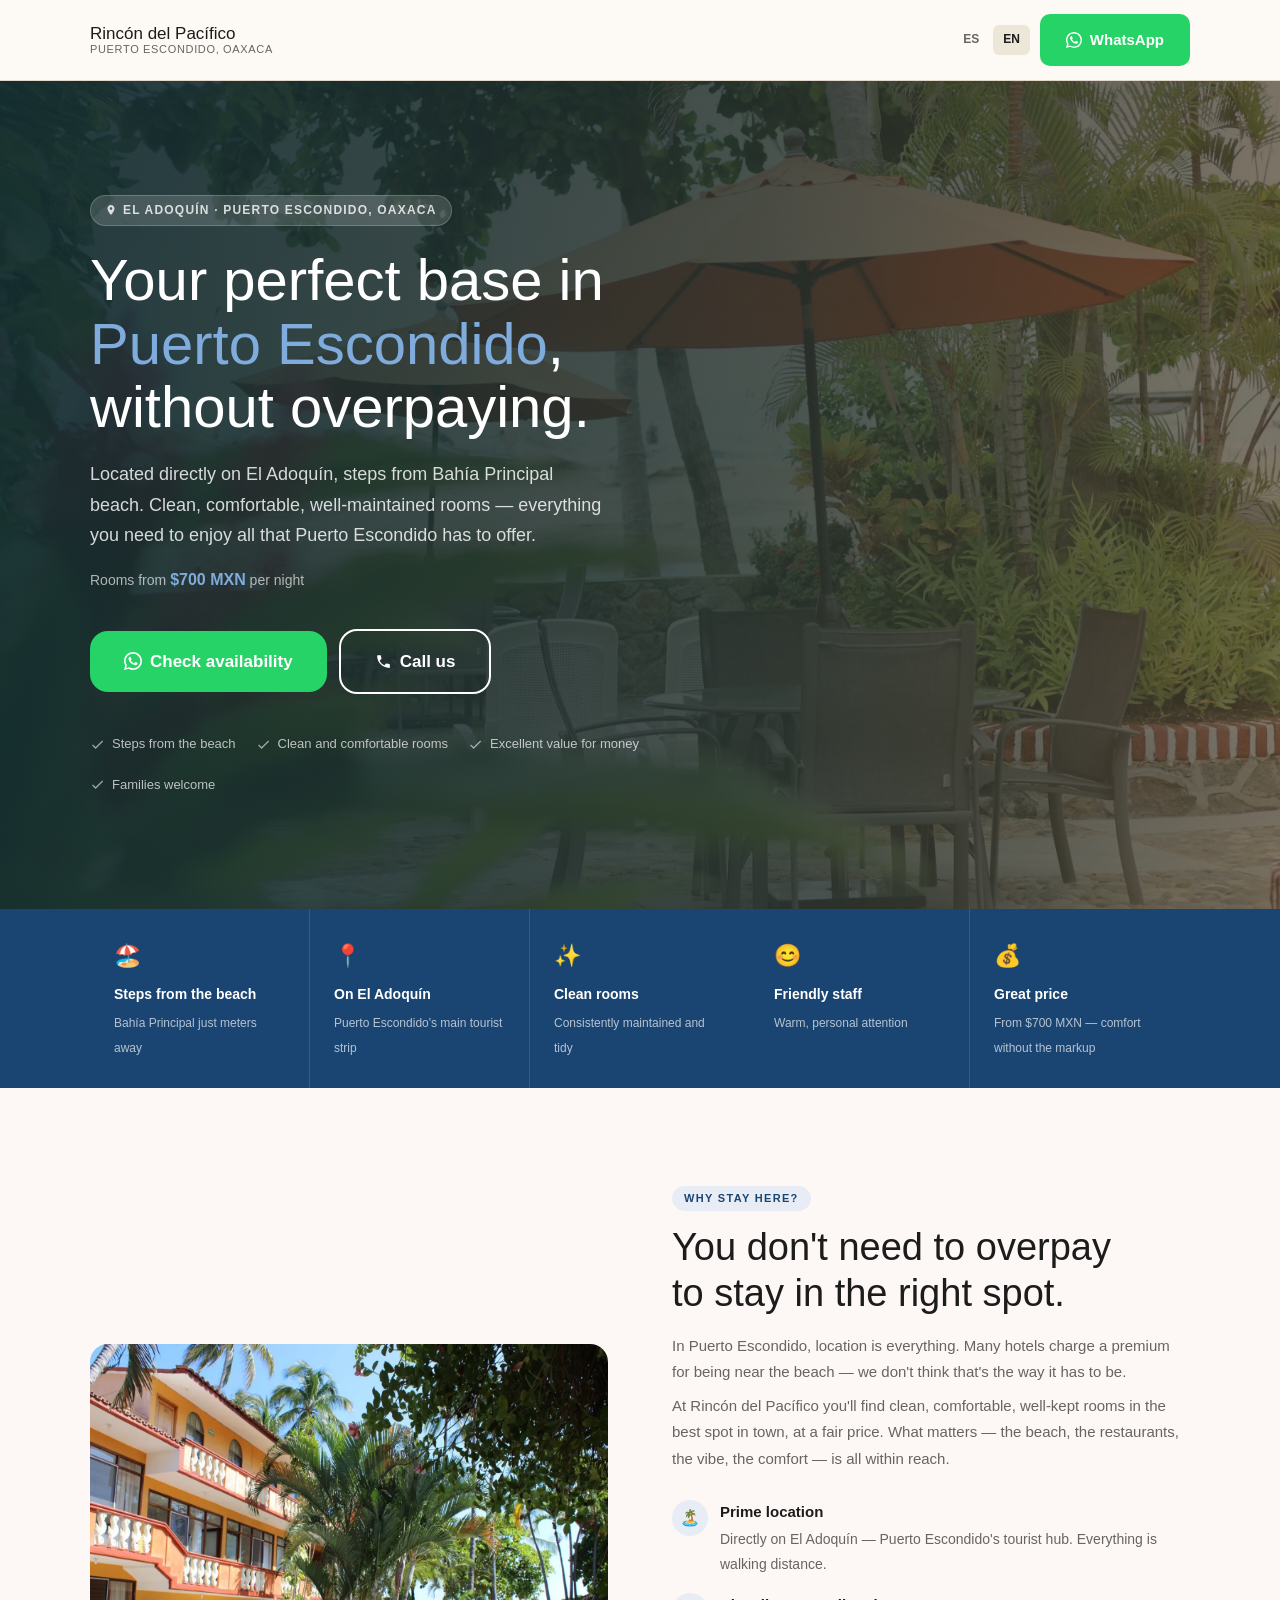
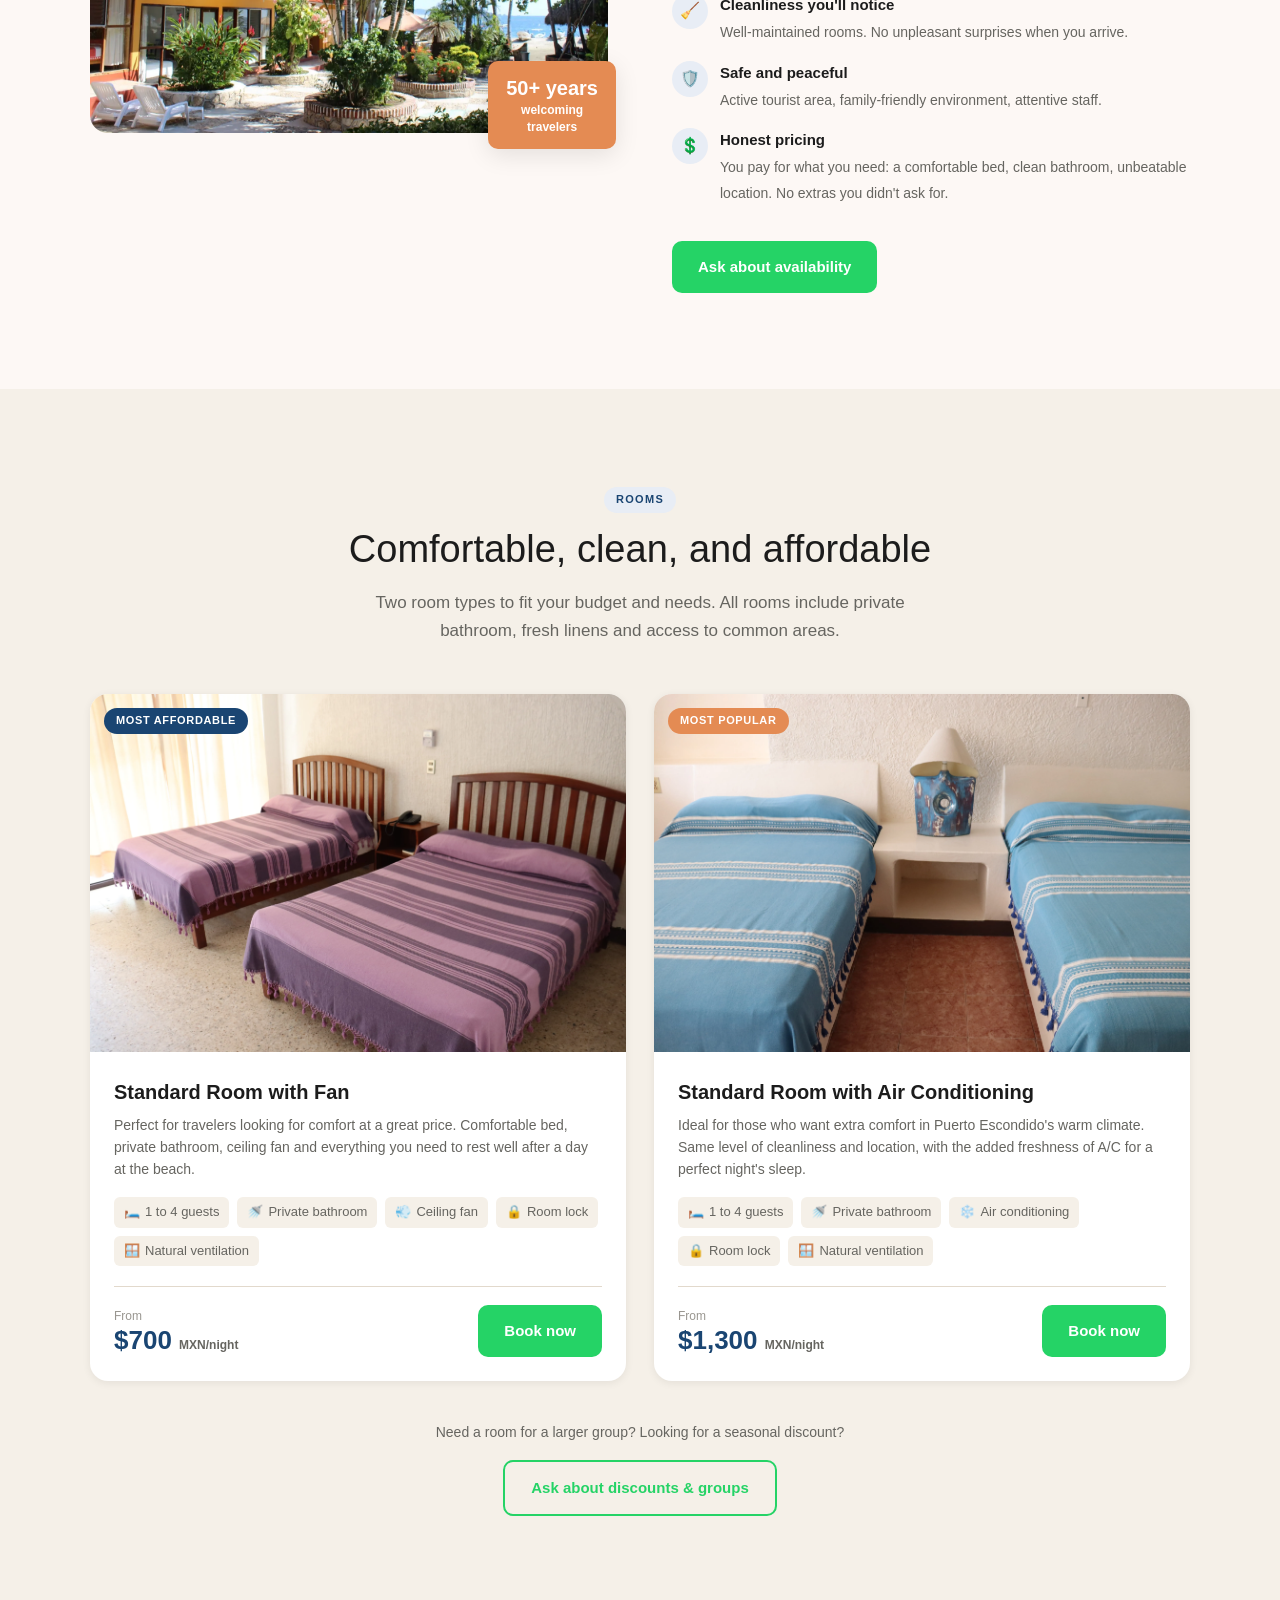
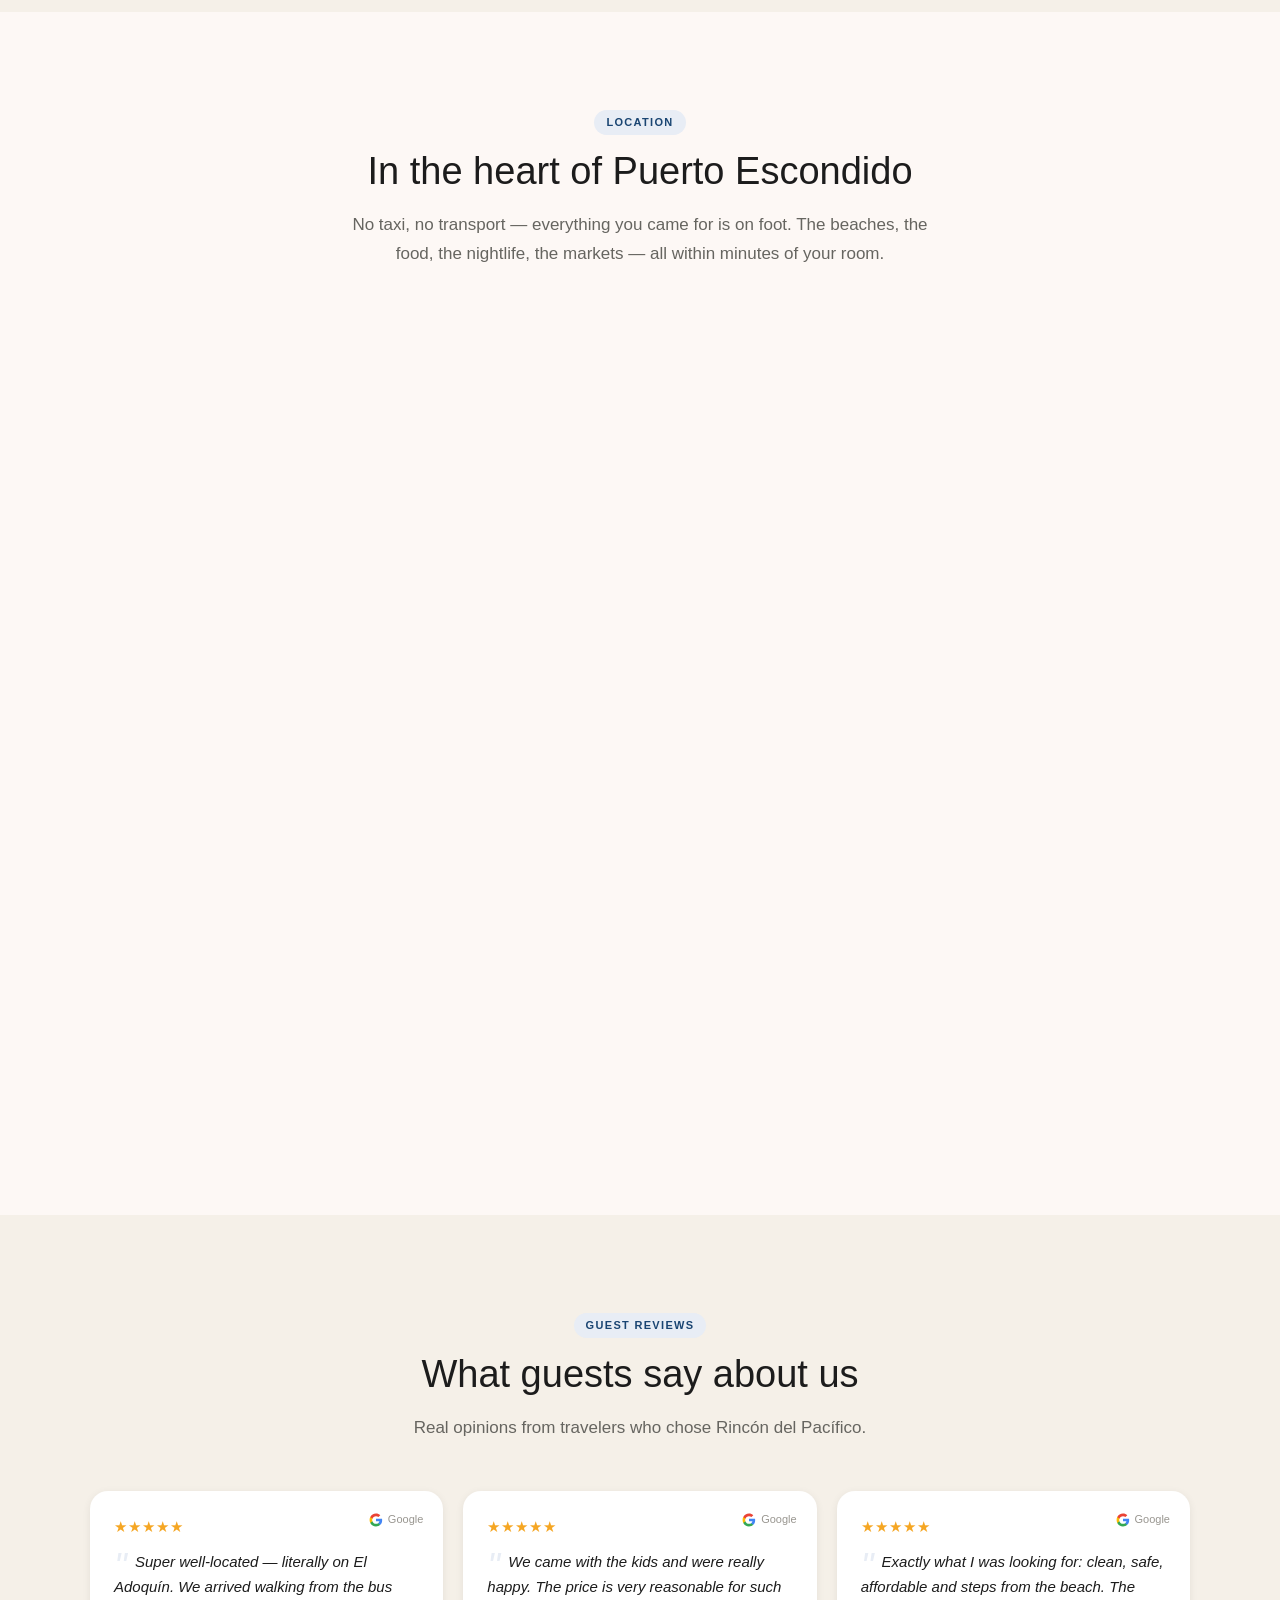
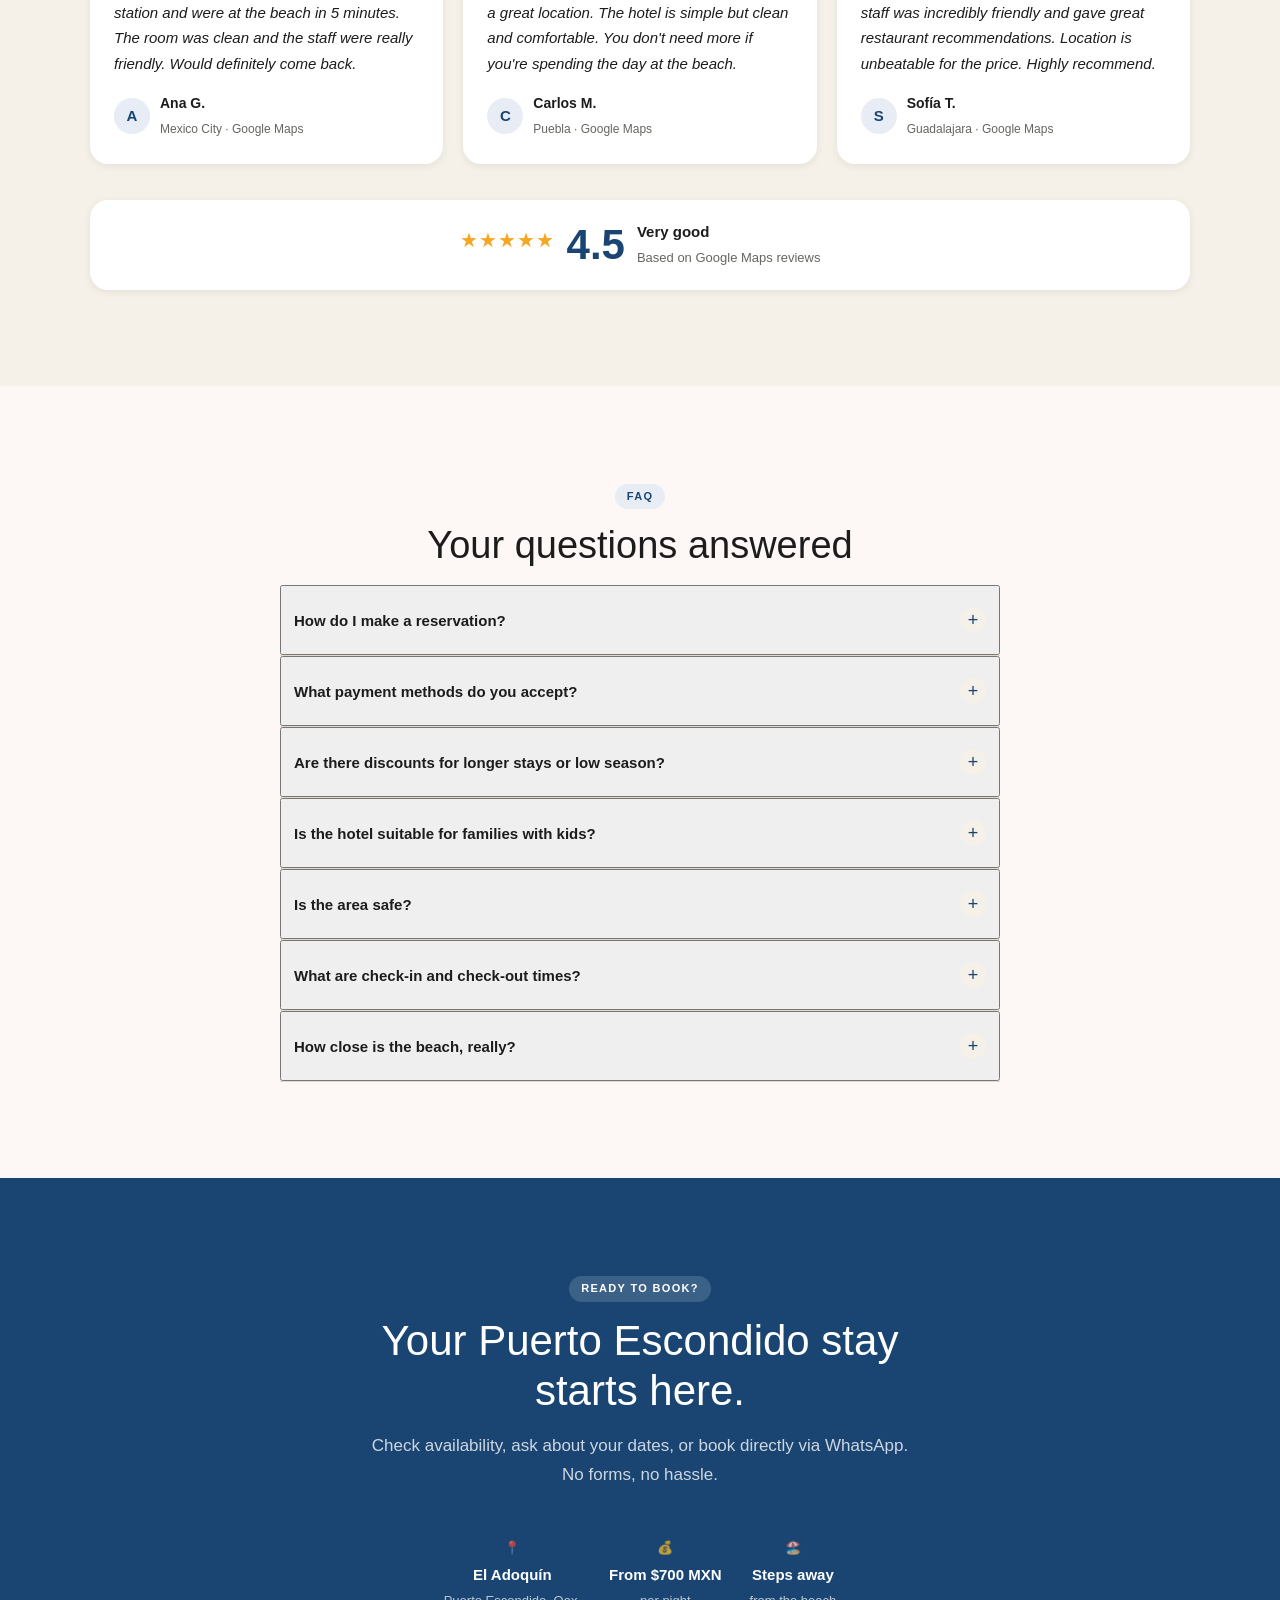
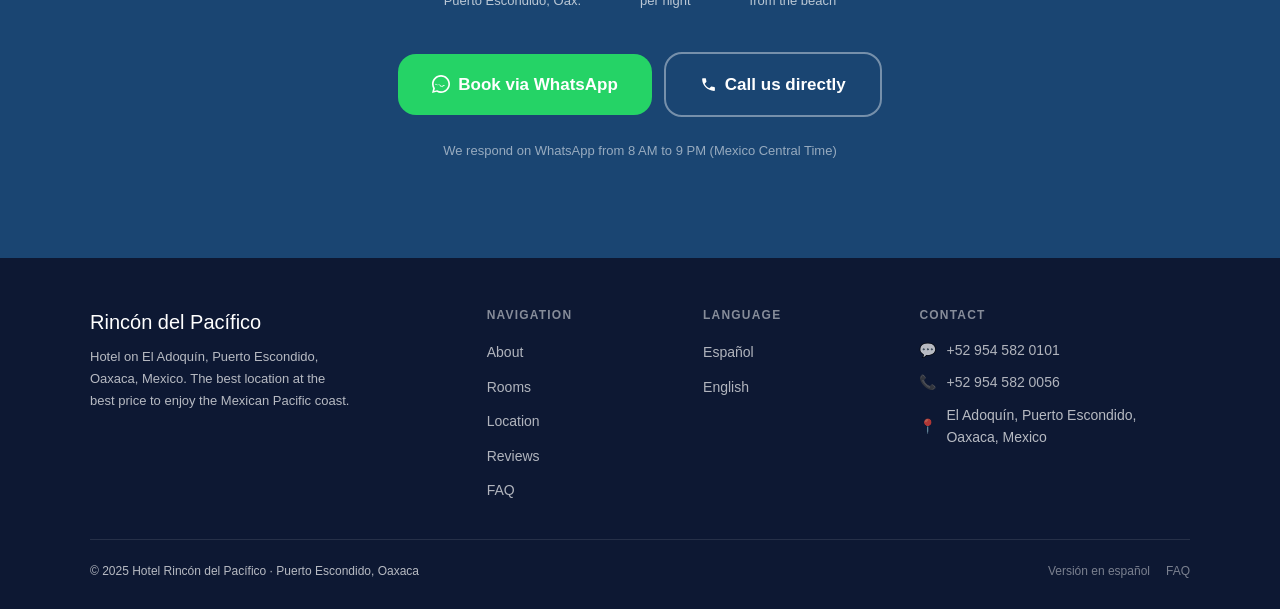
<file: index-en.html>
<!DOCTYPE html>
<html lang="en">
<head>
  <meta charset="UTF-8" />
  <meta name="viewport" content="width=device-width, initial-scale=1.0" />

  <!-- SEO -->
  <title>Hotel Rincón del Pacífico — Hotel in Puerto Escondido, Steps from the Beach</title>
  <meta name="description"
    content="Hotel in Puerto Escondido located directly on El Adoquín, steps from Bahía Principal beach. Clean, comfortable rooms from $700 MXN. Great location, honest price. Book via WhatsApp." />
  <meta name="keywords"
    content="hotel Puerto Escondido, cheap hotel Puerto Escondido, hotel near beach Puerto Escondido, hotel El Adoquin Puerto Escondido, budget hotel Oaxaca Mexico" />
  <meta name="robots" content="index, follow" />
  <link rel="canonical" href="https://rincondelpacifico.com.mx/index-en.html" />

  <!-- Open Graph -->
  <meta property="og:type" content="website" />
  <meta property="og:title" content="Hotel Rincón del Pacífico — Puerto Escondido, Oaxaca" />
  <meta property="og:description"
    content="Hotel in the heart of El Adoquín, steps from the beach. Clean, comfortable and great value. Book via WhatsApp." />
  <!-- og:image placeholder — replace with actual hotel photo URL -->
  <meta property="og:image" content="https://rincondelpacifico.com.mx/img/hero.webp" />
  <meta property="og:url" content="https://rincondelpacifico.com.mx/index-en.html" />
  <meta property="og:locale" content="en_US" />

  <!-- Local Business structured data -->
  <script type="application/ld+json">
  {
    "@context": "https://schema.org",
    "@type": "LodgingBusiness",
    "name": "Rincón del Pacífico",
    "description": "Hotel in Puerto Escondido located on El Adoquín, steps from Bahía Principal beach.",
    "address": {
      "@type": "PostalAddress",
      "streetAddress": "El Adoquín",
      "addressLocality": "Puerto Escondido",
      "addressRegion": "Oaxaca",
      "addressCountry": "MX"
    },
    "telephone": "+529545820056",
    "priceRange": "$$",
    "url": "https://rincondelpacifico.com.mx"
  }
  </script>

  <link rel="stylesheet" href="styles.css" />
</head>

<body>

  <!-- ============================================================
       HEADER
       ============================================================ -->
  <header class="site-header" role="banner">
    <div class="container">
      <div class="header-inner">

        <!-- Logo -->
        <a href="index-en.html" class="logo" aria-label="Rincón del Pacífico — Home">
          <span class="logo-name">Rincón del Pacífico</span>
          <span class="logo-location">Puerto Escondido, Oaxaca</span>
        </a>

        <!-- Actions -->
        <div class="header-actions">

          <!-- Language switcher -->
          <nav class="lang-switcher" aria-label="Change language">
            <a href="index.html" lang="es">ES</a>
            <a href="index-en.html" class="active" aria-current="page" lang="en">EN</a>
          </nav>

          <!-- Header CTA (desktop only) -->
          <a href="https://wa.me/529545820101?text=Hi%2C%20I%20would%20like%20to%20check%20availability%20at%20Hotel%20Rinc%C3%B3n%20del%20Pac%C3%ADfico."
             class="btn btn-wa header-wa"
             target="_blank"
             rel="noopener noreferrer"
             aria-label="Check availability on WhatsApp">
            <svg width="16" height="16" viewBox="0 0 24 24" fill="currentColor" aria-hidden="true">
              <path d="M17.472 14.382c-.297-.149-1.758-.867-2.03-.967-.273-.099-.471-.148-.67.15-.197.297-.767.966-.94 1.164-.173.199-.347.223-.644.075-.297-.15-1.255-.463-2.39-1.475-.883-.788-1.48-1.761-1.653-2.059-.173-.297-.018-.458.13-.606.134-.133.298-.347.446-.52.149-.174.198-.298.298-.497.099-.198.05-.371-.025-.52-.075-.149-.669-1.612-.916-2.207-.242-.579-.487-.5-.669-.51-.173-.008-.371-.01-.57-.01-.198 0-.52.074-.792.372-.272.297-1.04 1.016-1.04 2.479 0 1.462 1.065 2.875 1.213 3.074.149.198 2.096 3.2 5.077 4.487.709.306 1.262.489 1.694.625.712.227 1.36.195 1.871.118.571-.085 1.758-.719 2.006-1.413.248-.694.248-1.289.173-1.413-.074-.124-.272-.198-.57-.347z"/>
              <path d="M12 0C5.373 0 0 5.373 0 12c0 2.123.554 4.117 1.528 5.847L.057 23.882l6.198-1.625A11.933 11.933 0 0012 24c6.627 0 12-5.373 12-12S18.627 0 12 0zm0 21.818a9.795 9.795 0 01-4.994-1.366l-.358-.212-3.68.965.981-3.581-.234-.37A9.79 9.79 0 012.182 12c0-5.415 4.403-9.818 9.818-9.818 5.415 0 9.818 4.403 9.818 9.818 0 5.415-4.403 9.818-9.818 9.818z"/>
            </svg>
            WhatsApp
          </a>
        </div>

      </div>
    </div>
  </header>

  <main id="main">

    <!-- ============================================================
         HERO
         ============================================================ -->
    <section class="hero" aria-label="Hotel introduction">
      <div class="hero-bg">
        <!-- IMAGE PLACEHOLDER — replace with high-quality photo of hotel exterior, beach, or Adoquín view
             Recommended: 1600×900px, WebP format, alt="View of Bahía Principal beach from Hotel Rincón del Pacífico in Puerto Escondido" -->
        <img src="img/IMG_9625.webp"
             alt="View of Bahía Principal beach and El Adoquín in Puerto Escondido, Oaxaca"
             loading="eager"
             width="1600"
             height="900" />
      </div>
      <div class="hero-overlay" aria-hidden="true"></div>

      <div class="container">
        <div class="hero-content">

          <p class="hero-tag">
            <svg width="12" height="12" viewBox="0 0 24 24" fill="currentColor" aria-hidden="true"><path d="M12 2C8.13 2 5 5.13 5 9c0 5.25 7 13 7 13s7-7.75 7-13c0-3.87-3.13-7-7-7zm0 9.5c-1.38 0-2.5-1.12-2.5-2.5s1.12-2.5 2.5-2.5 2.5 1.12 2.5 2.5-1.12 2.5-2.5 2.5z"/></svg>
            El Adoquín · Puerto Escondido, Oaxaca
          </p>

          <h1 class="hero-title">
            Your perfect base in<br />
            <em>Puerto Escondido</em>,<br />
            without overpaying.
          </h1>

          <p class="hero-sub">
            Located directly on El Adoquín, steps from Bahía Principal beach.
            Clean, comfortable, well-maintained rooms — everything you need
            to enjoy all that Puerto Escondido has to offer.
          </p>

          <p class="hero-price-hint">
            Rooms from <strong>$700 MXN</strong> per night
          </p>

          <div class="cta-group">
            <a href="https://wa.me/529545820101?text=Hi%2C%20I%20would%20like%20to%20check%20availability%20and%20rates%20at%20Hotel%20Rinc%C3%B3n%20del%20Pac%C3%ADfico."
               class="btn btn-wa btn-lg"
               target="_blank"
               rel="noopener noreferrer"
               aria-label="Check availability on WhatsApp">
              <svg width="18" height="18" viewBox="0 0 24 24" fill="currentColor" aria-hidden="true">
                <path d="M17.472 14.382c-.297-.149-1.758-.867-2.03-.967-.273-.099-.471-.148-.67.15-.197.297-.767.966-.94 1.164-.173.199-.347.223-.644.075-.297-.15-1.255-.463-2.39-1.475-.883-.788-1.48-1.761-1.653-2.059-.173-.297-.018-.458.13-.606.134-.133.298-.347.446-.52.149-.174.198-.298.298-.497.099-.198.05-.371-.025-.52-.075-.149-.669-1.612-.916-2.207-.242-.579-.487-.5-.669-.51-.173-.008-.371-.01-.57-.01-.198 0-.52.074-.792.372-.272.297-1.04 1.016-1.04 2.479 0 1.462 1.065 2.875 1.213 3.074.149.198 2.096 3.2 5.077 4.487.709.306 1.262.489 1.694.625.712.227 1.36.195 1.871.118.571-.085 1.758-.719 2.006-1.413.248-.694.248-1.289.173-1.413-.074-.124-.272-.198-.57-.347z"/>
                <path d="M12 0C5.373 0 0 5.373 0 12c0 2.123.554 4.117 1.528 5.847L.057 23.882l6.198-1.625A11.933 11.933 0 0012 24c6.627 0 12-5.373 12-12S18.627 0 12 0zm0 21.818a9.795 9.795 0 01-4.994-1.366l-.358-.212-3.68.965.981-3.581-.234-.37A9.79 9.79 0 012.182 12c0-5.415 4.403-9.818 9.818-9.818 5.415 0 9.818 4.403 9.818 9.818 0 5.415-4.403 9.818-9.818 9.818z"/>
              </svg>
              Check availability
            </a>
            <a href="tel:+529545820056"
               class="btn btn-call-two btn-lg"
               aria-label="Call the hotel">
              <svg width="17" height="17" viewBox="0 0 24 24" fill="currentColor" aria-hidden="true">
                <path d="M6.62 10.79c1.44 2.83 3.76 5.14 6.59 6.59l2.2-2.2c.27-.27.67-.36 1.02-.24 1.12.37 2.33.57 3.57.57.55 0 1 .45 1 1V20c0 .55-.45 1-1 1-9.39 0-17-7.61-17-17 0-.55.45-1 1-1h3.5c.55 0 1 .45 1 1 0 1.25.2 2.45.57 3.57.11.35.03.74-.25 1.02l-2.2 2.2z"/>
              </svg>
              Call us
            </a>
          </div>

          <div class="hero-trust" aria-label="Hotel key highlights">
            <div class="hero-trust-item">
              <svg width="15" height="15" viewBox="0 0 24 24" fill="currentColor" aria-hidden="true"><path d="M9 16.17L4.83 12l-1.42 1.41L9 19 21 7l-1.41-1.41z"/></svg>
              Steps from the beach
            </div>
            <div class="hero-trust-item">
              <svg width="15" height="15" viewBox="0 0 24 24" fill="currentColor" aria-hidden="true"><path d="M9 16.17L4.83 12l-1.42 1.41L9 19 21 7l-1.41-1.41z"/></svg>
              Clean and comfortable rooms
            </div>
            <div class="hero-trust-item">
              <svg width="15" height="15" viewBox="0 0 24 24" fill="currentColor" aria-hidden="true"><path d="M9 16.17L4.83 12l-1.42 1.41L9 19 21 7l-1.41-1.41z"/></svg>
              Excellent value for money
            </div>
            <div class="hero-trust-item">
              <svg width="15" height="15" viewBox="0 0 24 24" fill="currentColor" aria-hidden="true"><path d="M9 16.17L4.83 12l-1.42 1.41L9 19 21 7l-1.41-1.41z"/></svg>
              Families welcome
            </div>
          </div>

        </div>
      </div>
    </section>

    <!-- ============================================================
         BENEFITS STRIP
         ============================================================ -->
    <section class="benefits-strip" aria-label="Key benefits">
      <div class="container">
        <ul class="benefits-grid" role="list">
          <li class="benefit-item">
            <span class="benefit-icon" aria-hidden="true">🏖️</span>
            <div class="benefit-text">
              <strong>Steps from the beach</strong>
              <span>Bahía Principal just meters away</span>
            </div>
          </li>
          <li class="benefit-item">
            <span class="benefit-icon" aria-hidden="true">📍</span>
            <div class="benefit-text">
              <strong>On El Adoquín</strong>
              <span>Puerto Escondido's main tourist strip</span>
            </div>
          </li>
          <li class="benefit-item">
            <span class="benefit-icon" aria-hidden="true">✨</span>
            <div class="benefit-text">
              <strong>Clean rooms</strong>
              <span>Consistently maintained and tidy</span>
            </div>
          </li>
          <li class="benefit-item">
            <span class="benefit-icon" aria-hidden="true">😊</span>
            <div class="benefit-text">
              <strong>Friendly staff</strong>
              <span>Warm, personal attention</span>
            </div>
          </li>
          <li class="benefit-item">
            <span class="benefit-icon" aria-hidden="true">💰</span>
            <div class="benefit-text">
              <strong>Great price</strong>
              <span>From $700 MXN — comfort without the markup</span>
            </div>
          </li>
        </ul>
      </div>
    </section>

    <!-- ============================================================
         WHY STAY HERE
         ============================================================ -->
    <section id="about" class="why-section section-py" aria-labelledby="why-title">
      <div class="container">
        <div class="why-grid">

          <!-- Visual -->
          <div class="why-visual reveal">
            <div class="why-img-wrap">
              <img src="img/hero.webp"
                      alt="Exterior of Hotel Rincón del Pacífico in Puerto Escondido"
                    />
              <!-- IMAGE PLACEHOLDER — replace with hotel exterior or courtyard photo
                   Recommended: 800×600px, alt="Exterior of Hotel Rincón del Pacífico in Puerto Escondido" -->
              <div class="why-img-placeholder" role="img" aria-label="Hotel photo — coming soon">
                📷 Hotel photo<br /><small>Image coming soon</small>
              </div>
            </div>
            <div class="why-badge" aria-label="Over 10 years welcoming guests">
              <strong>50+ years</strong>
              welcoming<br />travelers
            </div>
          </div>

          <!-- Content -->
          <div class="why-content reveal reveal-delay-2">
            <p class="tag">Why stay here?</p>
            <h2 id="why-title" class="section-title">
              You don't need to overpay<br />to stay in the right spot.
            </h2>
            <p style="font-size:15px; color:var(--text-muted); line-height:1.75; margin-bottom:8px;">
              In Puerto Escondido, location is everything. Many hotels charge a premium
              for being near the beach — we don't think that's the way it has to be.
            </p>
            <p style="font-size:15px; color:var(--text-muted); line-height:1.75;">
              At Rincón del Pacífico you'll find clean, comfortable, well-kept rooms
              in the best spot in town, at a fair price. What matters — the beach,
              the restaurants, the vibe, the comfort — is all within reach.
            </p>

            <ul class="why-points" role="list">
              <li class="why-point">
                <div class="why-point-icon" aria-hidden="true">🏝️</div>
                <div class="why-point-text">
                  <strong>Prime location</strong>
                  <span>Directly on El Adoquín — Puerto Escondido's tourist hub. Everything is walking distance.</span>
                </div>
              </li>
              <li class="why-point">
                <div class="why-point-icon" aria-hidden="true">🧹</div>
                <div class="why-point-text">
                  <strong>Cleanliness you'll notice</strong>
                  <span>Well-maintained rooms. No unpleasant surprises when you arrive.</span>
                </div>
              </li>
              <li class="why-point">
                <div class="why-point-icon" aria-hidden="true">🛡️</div>
                <div class="why-point-text">
                  <strong>Safe and peaceful</strong>
                  <span>Active tourist area, family-friendly environment, attentive staff.</span>
                </div>
              </li>
              <li class="why-point">
                <div class="why-point-icon" aria-hidden="true">💲</div>
                <div class="why-point-text">
                  <strong>Honest pricing</strong>
                  <span>You pay for what you need: a comfortable bed, clean bathroom, unbeatable location. No extras you didn't ask for.</span>
                </div>
              </li>
            </ul>

            <div class="cta-group">
              <a href="https://wa.me/529545820101?text=Hi%2C%20I%20would%20like%20to%20know%20more%20about%20the%20hotel%20and%20your%20rates."
                 class="btn btn-wa"
                 target="_blank"
                 rel="noopener noreferrer">
                Ask about availability
              </a>
            </div>
          </div>

        </div>
      </div>
    </section>

    <!-- ============================================================
         ROOMS
         ============================================================ -->
    <section id="rooms" class="rooms-section section-py" aria-labelledby="rooms-title">
      <div class="container">
        <div class="text-center">
          <p class="tag">Rooms</p>
          <h2 id="rooms-title" class="section-title">
            Comfortable, clean, and affordable
          </h2>
          <p class="section-sub">
            Two room types to fit your budget and needs.
            All rooms include private bathroom, fresh linens and access to common areas.
          </p>
        </div>

        <div class="rooms-grid">

          <!-- Room 1: Fan -->
          <article class="room-card reveal" aria-label="Standard Room with Fan">
            <div class="room-img">
              <img src="img/IMG_7645.webp"
                      alt="Standard room with ceiling fan at Hotel Rincón del Pacífico"
                    />
              <!-- IMAGE PLACEHOLDER — replace with fan room photo
                   Recommended: 800×450px, alt="Standard room with ceiling fan at Hotel Rincón del Pacífico" -->
             
              <span class="room-badge">Most affordable</span>
            </div>
            <div class="room-body">
              <h3 class="room-title">Standard Room with Fan</h3>
              <p class="room-desc">
                Perfect for travelers looking for comfort at a great price. Comfortable bed,
                private bathroom, ceiling fan and everything you need to rest well
                after a day at the beach.
              </p>
              <ul class="room-features" role="list" aria-label="Room features">
                <li class="room-feature"><span aria-hidden="true">🛏️</span> 1 to 4 guests</li>
                <li class="room-feature"><span aria-hidden="true">🚿</span> Private bathroom</li>
                <li class="room-feature"><span aria-hidden="true">💨</span> Ceiling fan</li>
                <li class="room-feature"><span aria-hidden="true">🔒</span> Room lock</li>
                <li class="room-feature"><span aria-hidden="true">🪟</span> Natural ventilation</li>
              </ul>
              <div class="room-footer">
                <div class="room-price">
                  <span class="room-price-from">From</span>
                  <span class="room-price-amount">$700 <span class="room-price-night">MXN/night</span></span>
                </div>
                <a href="https://wa.me/529545820101?text=Hi%2C%20I%27m%20interested%20in%20a%20standard%20room%20with%20fan.%20Do%20you%20have%20availability%3F"
                   class="btn btn-wa"
                   target="_blank"
                   rel="noopener noreferrer"
                   aria-label="Book fan room on WhatsApp">
                  Book now
                </a>
              </div>
            </div>
          </article>

          <!-- Room 2: AC -->
          <article class="room-card reveal reveal-delay-2" aria-label="Standard Room with Air Conditioning">
            <div class="room-img">
              <img src="img/IMG_7621.webp"
                      alt="Standard room with air conditioning at Hotel Rincón del Pacífico"
                    />
              <!-- IMAGE PLACEHOLDER — replace with AC room photo
                   Recommended: 800×450px, alt="Standard room with air conditioning at Hotel Rincón del Pacífico" -->
            
              <span class="room-badge" style="background: var(--accent);">Most popular</span>
            </div>
            <div class="room-body">
              <h3 class="room-title">Standard Room with Air Conditioning</h3>
              <p class="room-desc">
                Ideal for those who want extra comfort in Puerto Escondido's warm climate.
                Same level of cleanliness and location, with the added freshness of A/C
                for a perfect night's sleep.
              </p>
              <ul class="room-features" role="list" aria-label="Room features">
                <li class="room-feature"><span aria-hidden="true">🛏️</span> 1 to 4 guests</li>
                <li class="room-feature"><span aria-hidden="true">🚿</span> Private bathroom</li>
                <li class="room-feature"><span aria-hidden="true">❄️</span> Air conditioning</li>
                <li class="room-feature"><span aria-hidden="true">🔒</span> Room lock</li>
                <li class="room-feature"><span aria-hidden="true">🪟</span> Natural ventilation</li>
              </ul>
              <div class="room-footer">
                <div class="room-price">
                  <span class="room-price-from">From</span>
                  <span class="room-price-amount">$1,300 <span class="room-price-night">MXN/night</span></span>
                </div>
                <a href="https://wa.me/529545820101?text=Hi%2C%20I%27m%20interested%20in%20a%20room%20with%20air%20conditioning.%20Do%20you%20have%20availability%3F"
                   class="btn btn-wa"
                   target="_blank"
                   rel="noopener noreferrer"
                   aria-label="Book AC room on WhatsApp">
                  Book now
                </a>
              </div>
            </div>
          </article>

        </div>

        <!-- Post-rooms CTA -->
        <div class="text-center" style="margin-top:40px;">
          <p style="font-size:14px; color:var(--text-muted); margin-bottom:16px;">
            Need a room for a larger group? Looking for a seasonal discount?
          </p>
          <a href="https://wa.me/529545820101?text=Hi%2C%20I%20would%20like%20to%20ask%20about%20rates%20and%20availability."
             class="btn btn-wa-outline"
             target="_blank"
             rel="noopener noreferrer">
            Ask about discounts &amp; groups
          </a>
        </div>

      </div>
    </section>

    <!-- ============================================================
         LOCATION
         ============================================================ -->
    <section id="location" class="location-section section-py" aria-labelledby="location-title">
      <div class="container">
        <div class="text-center">
          <p class="tag">Location</p>
          <h2 id="location-title" class="section-title">
            In the heart of Puerto Escondido
          </h2>
          <p class="section-sub">
            No taxi, no transport — everything you came for is on foot.
            The beaches, the food, the nightlife, the markets — all within
            minutes of your room.
          </p>
        </div>

        <div class="location-grid">

          <!-- Map -->
          <div class="reveal">
            <div class="location-map">
              <iframe src="https://www.google.com/maps/embed?pb=!1m18!1m12!1m3!1d3837.9078024408705!2d-97.06595262562877!3d15.861442344968578!2m3!1f0!2f0!3f0!3m2!1i1024!2i768!4f13.1!3m3!1m2!1s0x85b8f78591d3a06d%3A0x51a870d659944625!2sRincon%20Del%20Pacifico!5e0!3m2!1ses-419!2smx!4v1775486428323!5m2!1ses-419!2smx" width="100%" height="100%" style="border:0;" allowfullscreen="" loading="lazy" referrerpolicy="no-referrer-when-downgrade"></iframe>
              <div class="location-map-placeholder" role="img" aria-label="Location map — El Adoquín, Puerto Escondido">
                <span class="map-pin" aria-hidden="true">📍</span>
                <strong>Hotel Rincón del Pacífico</strong>
                El Adoquín · Puerto Escondido, Oaxaca<br />
                <small>Interactive map coming soon</small>
              </div>
            </div>
          </div>

          <!-- Distances -->
          <div class="reveal reveal-delay-2">
            <h3 style="font-family:var(--font-body); font-size:20px; font-weight:normal; margin-bottom:20px;">
              How far are you from everything?
            </h3>

            <ul class="location-distances" role="list" aria-label="Distances from the hotel">
              <li class="distance-item">
                <span class="distance-icon" aria-hidden="true">🌊</span>
                <div class="distance-text">
                  <strong>Bahía Principal</strong>
                  <span>The main beach, closest to downtown</span>
                </div>
                <span class="distance-time">Steps away</span>
              </li>
              <li class="distance-item">
                <span class="distance-icon" aria-hidden="true">🏄</span>
                <div class="distance-text">
                  <strong>Playa Zicatela</strong>
                  <span>Famous big-wave surf beach</span>
                </div>
                <span class="distance-time">~5 min</span>
              </li>
              <li class="distance-item">
                <span class="distance-icon" aria-hidden="true">🐠</span>
                <div class="distance-text">
                  <strong>Punta Zicatela</strong>
                  <span>Calm, ideal for families and snorkeling</span>
                </div>
                <span class="distance-time">~10 min</span>
              </li>
              <li class="distance-item">
                <span class="distance-icon" aria-hidden="true">🍽️</span>
                <div class="distance-text">
                  <strong>Restaurants &amp; bars</strong>
                  <span>Dozens of options right on El Adoquín</span>
                </div>
                <span class="distance-time">Steps away</span>
              </li>
              <li class="distance-item">
                <span class="distance-icon" aria-hidden="true">🛍️</span>
                <div class="distance-text">
                  <strong>Downtown &amp; shops</strong>
                  <span>Market, supermarket, pharmacy</span>
                </div>
                <span class="distance-time">~5 min</span>
              </li>
              <li class="distance-item">
                <span class="distance-icon" aria-hidden="true">✈️</span>
                <div class="distance-text">
                  <strong>Airport</strong>
                  <span>Puerto Escondido International Airport</span>
                </div>
                <span class="distance-time">~10 min</span>
              </li>
            </ul>

            <blockquote class="location-highlight">
              "Staying on El Adoquín means everything is at your doorstep: the beach,
              the food, the atmosphere. It's the best spot to base yourself in
              Puerto Escondido."
            </blockquote>

            <div class="cta-group" style="margin-top:28px;">
              <a href="https://wa.me/529545820101?text=Hi%2C%20I%20would%20like%20to%20book%20at%20Hotel%20Rinc%C3%B3n%20del%20Pac%C3%ADfico."
                 class="btn btn-wa"
                 target="_blank"
                 rel="noopener noreferrer">
                Book now
              </a>
              <a href="tel:+529545820056" class="btn btn-call">
                Call the hotel
              </a>
            </div>

          </div>

        </div>
      </div>
    </section>

    <!-- ============================================================
         SOCIAL PROOF / REVIEWS
         ============================================================ -->
    <section id="reviews" class="reviews-section section-py" aria-labelledby="reviews-title">
      <div class="container">
        <div class="text-center">
          <p class="tag">Guest reviews</p>
          <h2 id="reviews-title" class="section-title">
            What guests say about us
          </h2>
          <p class="section-sub">
            Real opinions from travelers who chose Rincón del Pacífico.
          </p>
        </div>

        <!-- REVIEWS PLACEHOLDER — replace with real Google Reviews or embed
             To use real reviews:
             1. Get your Google Place ID
             2. Copy review text, author name, and rating
             3. Replace the placeholder content below -->
        <div class="reviews-grid">

          <article class="review-card reveal" aria-label="Review by Ana G.">
            <div class="google-badge" aria-label="Google review">
              <svg width="14" height="14" viewBox="0 0 24 24" aria-hidden="true"><path fill="#4285F4" d="M22.56 12.25c0-.78-.07-1.53-.2-2.25H12v4.26h5.92c-.26 1.37-1.04 2.53-2.21 3.31v2.77h3.57c2.08-1.92 3.28-4.74 3.28-8.09z"/><path fill="#34A853" d="M12 23c2.97 0 5.46-.98 7.28-2.66l-3.57-2.77c-.98.66-2.23 1.06-3.71 1.06-2.86 0-5.29-1.93-6.16-4.53H2.18v2.84C3.99 20.53 7.7 23 12 23z"/><path fill="#FBBC05" d="M5.84 14.09c-.22-.66-.35-1.36-.35-2.09s.13-1.43.35-2.09V7.07H2.18C1.43 8.55 1 10.22 1 12s.43 3.45 1.18 4.93l2.85-2.22.81-.62z"/><path fill="#EA4335" d="M12 5.38c1.62 0 3.06.56 4.21 1.64l3.15-3.15C17.45 2.09 14.97 1 12 1 7.7 1 3.99 3.47 2.18 7.07l3.66 2.84c.87-2.6 3.3-4.53 6.16-4.53z"/></svg>
              Google
            </div>
            <div class="review-stars" aria-label="5 stars">★★★★★</div>
            <p class="review-text">
              Super well-located — literally on El Adoquín. We arrived walking from the
              bus station and were at the beach in 5 minutes. The room was clean and
              the staff were really friendly. Would definitely come back.
            </p>
            <div class="reviewer">
              <div class="reviewer-avatar" aria-hidden="true">A</div>
              <div class="reviewer-info">
                <strong>Ana G.</strong>
                <span>Mexico City · Google Maps</span>
              </div>
            </div>
          </article>

          <article class="review-card reveal reveal-delay-1" aria-label="Review by Carlos M.">
            <div class="google-badge" aria-label="Google review">
              <svg width="14" height="14" viewBox="0 0 24 24" aria-hidden="true"><path fill="#4285F4" d="M22.56 12.25c0-.78-.07-1.53-.2-2.25H12v4.26h5.92c-.26 1.37-1.04 2.53-2.21 3.31v2.77h3.57c2.08-1.92 3.28-4.74 3.28-8.09z"/><path fill="#34A853" d="M12 23c2.97 0 5.46-.98 7.28-2.66l-3.57-2.77c-.98.66-2.23 1.06-3.71 1.06-2.86 0-5.29-1.93-6.16-4.53H2.18v2.84C3.99 20.53 7.7 23 12 23z"/><path fill="#FBBC05" d="M5.84 14.09c-.22-.66-.35-1.36-.35-2.09s.13-1.43.35-2.09V7.07H2.18C1.43 8.55 1 10.22 1 12s.43 3.45 1.18 4.93l2.85-2.22.81-.62z"/><path fill="#EA4335" d="M12 5.38c1.62 0 3.06.56 4.21 1.64l3.15-3.15C17.45 2.09 14.97 1 12 1 7.7 1 3.99 3.47 2.18 7.07l3.66 2.84c.87-2.6 3.3-4.53 6.16-4.53z"/></svg>
              Google
            </div>
            <div class="review-stars" aria-label="5 stars">★★★★★</div>
            <p class="review-text">
              We came with the kids and were really happy. The price is very reasonable
              for such a great location. The hotel is simple but clean and comfortable.
              You don't need more if you're spending the day at the beach.
            </p>
            <div class="reviewer">
              <div class="reviewer-avatar" aria-hidden="true">C</div>
              <div class="reviewer-info">
                <strong>Carlos M.</strong>
                <span>Puebla · Google Maps</span>
              </div>
            </div>
          </article>

          <article class="review-card reveal reveal-delay-2" aria-label="Review by Sofía T.">
            <div class="google-badge" aria-label="Google review">
              <svg width="14" height="14" viewBox="0 0 24 24" aria-hidden="true"><path fill="#4285F4" d="M22.56 12.25c0-.78-.07-1.53-.2-2.25H12v4.26h5.92c-.26 1.37-1.04 2.53-2.21 3.31v2.77h3.57c2.08-1.92 3.28-4.74 3.28-8.09z"/><path fill="#34A853" d="M12 23c2.97 0 5.46-.98 7.28-2.66l-3.57-2.77c-.98.66-2.23 1.06-3.71 1.06-2.86 0-5.29-1.93-6.16-4.53H2.18v2.84C3.99 20.53 7.7 23 12 23z"/><path fill="#FBBC05" d="M5.84 14.09c-.22-.66-.35-1.36-.35-2.09s.13-1.43.35-2.09V7.07H2.18C1.43 8.55 1 10.22 1 12s.43 3.45 1.18 4.93l2.85-2.22.81-.62z"/><path fill="#EA4335" d="M12 5.38c1.62 0 3.06.56 4.21 1.64l3.15-3.15C17.45 2.09 14.97 1 12 1 7.7 1 3.99 3.47 2.18 7.07l3.66 2.84c.87-2.6 3.3-4.53 6.16-4.53z"/></svg>
              Google
            </div>
            <div class="review-stars" aria-label="5 stars">★★★★★</div>
            <p class="review-text">
              Exactly what I was looking for: clean, safe, affordable and steps from the beach.
              The staff was incredibly friendly and gave great restaurant recommendations.
              Location is unbeatable for the price. Highly recommend.
            </p>
            <div class="reviewer">
              <div class="reviewer-avatar" aria-hidden="true">S</div>
              <div class="reviewer-info">
                <strong>Sofía T.</strong>
                <span>Guadalajara · Google Maps</span>
              </div>
            </div>
          </article>

        </div>

        <!-- Reviews aggregate -->
        <div class="reviews-summary" aria-label="Average Google rating">
          <div class="review-stars" style="font-size:20px;" aria-hidden="true">★★★★★</div>
          <div class="reviews-score" aria-label="4.5 stars">4.5</div>
          <div class="reviews-meta">
            <strong>Very good</strong>
            <!-- REVIEWS PLACEHOLDER — replace with actual review count from Google -->
            <span>Based on Google Maps reviews</span>
          </div>
        </div>

      </div>
    </section>

    <!-- ============================================================
         FAQ
         ============================================================ -->
    <section id="faq" class="faq-section section-py" aria-labelledby="faq-title">
      <div class="container">
        <div class="text-center">
          <p class="tag">FAQ</p>
          <h2 id="faq-title" class="section-title">
            Your questions answered
          </h2>
        </div>

        <ul class="faq-list" role="list">

          <li class="faq-item">
            <button class="faq-q" aria-expanded="false" aria-controls="faq-a-1">
              How do I make a reservation?
              <span class="faq-toggle" aria-hidden="true">+</span>
            </button>
            <div class="faq-a" id="faq-a-1" role="region">
              The fastest way is via WhatsApp at <a href="https://wa.me/529545820101" target="_blank" rel="noopener noreferrer" style="color:var(--ocean); font-weight:600;">+52 954 582 0101</a>.
              Just tell us your dates, how many guests and which room type you need.
              You can also call us at <a href="tel:+529545820056" style="color:var(--ocean); font-weight:600;">+52 954 582 0056</a>.
              No complicated process — it's quick and direct.
            </div>
          </li>

          <li class="faq-item">
            <button class="faq-q" aria-expanded="false" aria-controls="faq-a-2">
              What payment methods do you accept?
              <span class="faq-toggle" aria-hidden="true">+</span>
            </button>
            <div class="faq-a" id="faq-a-2" role="region">
              We accept cash (Mexican pesos). Contact us directly to discuss payment
              options available during your visit or to arrange a deposit in advance
              if needed.
            </div>
          </li>

          <li class="faq-item">
            <button class="faq-q" aria-expanded="false" aria-controls="faq-a-3">
              Are there discounts for longer stays or low season?
              <span class="faq-toggle" aria-hidden="true">+</span>
            </button>
            <div class="faq-a" id="faq-a-3" role="region">
              Yes. We offer special rates during low season and for multi-day stays.
              Message us on WhatsApp with your dates and we'll give you the best
              available price.
            </div>
          </li>

          <li class="faq-item">
            <button class="faq-q" aria-expanded="false" aria-controls="faq-a-4">
              Is the hotel suitable for families with kids?
              <span class="faq-toggle" aria-hidden="true">+</span>
            </button>
            <div class="faq-a" id="faq-a-4" role="region">
              Absolutely. Rooms accommodate up to 4 guests and we're located in an
              active, safe tourist area. Many families stay with us during school
              holidays and vacations.
            </div>
          </li>

          <li class="faq-item">
            <button class="faq-q" aria-expanded="false" aria-controls="faq-a-5">
              Is the area safe?
              <span class="faq-toggle" aria-hidden="true">+</span>
            </button>
            <div class="faq-a" id="faq-a-5" role="region">
              El Adoquín is the main tourist strip of Puerto Escondido — busy day and night
              with travelers, restaurants and shops. It's considered one of the safest
              and most accessible areas in the city, and is well-lit and active at all hours.
            </div>
          </li>

          <li class="faq-item">
            <button class="faq-q" aria-expanded="false" aria-controls="faq-a-6">
              What are check-in and check-out times?
              <span class="faq-toggle" aria-hidden="true">+</span>
            </button>
            <div class="faq-a" id="faq-a-6" role="region">
              Standard check-in is from 2:00 PM and check-out is by 12:00 PM noon.
              If you need different times, let us know in advance — we do our best
              to accommodate your itinerary.
            </div>
          </li>

          <li class="faq-item">
            <button class="faq-q" aria-expanded="false" aria-controls="faq-a-7">
              How close is the beach, really?
              <span class="faq-toggle" aria-hidden="true">+</span>
            </button>
            <div class="faq-a" id="faq-a-7" role="region">
              Bahía Principal is literally steps from the hotel — under 2 minutes on foot.
              Playa Zicatela, famous for its waves, is about 5 minutes walking or a
              short taxi ride. You don't need transport to reach the beach from here.
            </div>
          </li>

        </ul>

      </div>
    </section>

    <!-- ============================================================
         FINAL CTA
         ============================================================ -->
    <section class="final-cta section-py" aria-labelledby="final-cta-title">
      <div class="container">
        <div class="final-cta-box">

          <p class="tag" style="background:rgba(255,255,255,0.15); color:#fff; border-color:rgba(255,255,255,0.2);">
            Ready to book?
          </p>

          <h2 id="final-cta-title" class="section-title">
            Your Puerto Escondido stay<br />starts here.
          </h2>

          <p class="section-sub">
            Check availability, ask about your dates, or book directly
            via WhatsApp. No forms, no hassle.
          </p>

          <div class="final-cta-details">
            <div class="cta-detail-item">
              <span>📍</span>
              <strong>El Adoquín</strong>
              Puerto Escondido, Oax.
            </div>
            <div class="cta-detail-item">
              <span>💰</span>
              <strong>From $700 MXN</strong>
              per night
            </div>
            <div class="cta-detail-item">
              <span>🏖️</span>
              <strong>Steps away</strong>
              from the beach
            </div>
          </div>

          <div class="cta-group">
            <a href="https://wa.me/529545820101?text=Hi%2C%20I%20would%20like%20to%20book%20at%20Hotel%20Rinc%C3%B3n%20del%20Pac%C3%ADfico.%20Can%20you%20help%20me%20with%20availability%3F"
               class="btn btn-wa btn-lg"
               target="_blank"
               rel="noopener noreferrer"
               aria-label="Book via WhatsApp">
              <svg width="18" height="18" viewBox="0 0 24 24" fill="currentColor" aria-hidden="true">
                <path d="M17.472 14.382c-.297-.149-1.758-.867-2.03-.967-.273-.099-.471-.148-.67.15-.197.297-.767.966-.94 1.164-.173.199-.347.223-.644.075-.297-.15-1.255-.463-2.39-1.475-.883-.788-1.76-1.653-2.059-.173-.297-.018-.458.13-.606.134-.133.298-.347.446-.52.149-.174.198-.298.298-.497.099-.198.05-.371-.025-.52-.075-.149-.669-1.612-.916-2.207-.242-.579-.487-.5-.669-.51-.173-.008-.371-.01-.57-.01-.198 0-.52.074-.792.372-.272.297-1.04 1.016-1.04 2.479 0 1.462 1.065 2.875 1.213 3.074.149.198 2.096 3.2 5.077 4.487.709.306 1.262.489 1.694.625.712.227 1.36.195 1.871.118.571-.085 1.758-.719 2.006-1.413.248-.694.248-1.289.173-1.413-.074-.124-.272-.198-.57-.347z"/>
                <path d="M12 0C5.373 0 0 5.373 0 12c0 2.123.554 4.117 1.528 5.847L.057 23.882l6.198-1.625A11.933 11.933 0 0012 24c6.627 0 12-5.373 12-12S18.627 0 12 0zm0 21.818a9.795 9.795 0 01-4.994-1.366l-.358-.212-3.68.965.981-3.581-.234-.37A9.79 9.79 0 012.182 12c0-5.415 4.403-9.818 9.818-9.818 5.415 0 9.818 4.403 9.818 9.818 0 5.415-4.403 9.818-9.818 9.818z"/>
              </svg>
              Book via WhatsApp
            </a>
            <a href="tel:+529545820056" class="btn btn-call btn-lg" aria-label="Call directly">
              <svg width="17" height="17" viewBox="0 0 24 24" fill="currentColor" aria-hidden="true">
                <path d="M6.62 10.79c1.44 2.83 3.76 5.14 6.59 6.59l2.2-2.2c.27-.27.67-.36 1.02-.24 1.12.37 2.33.57 3.57.57.55 0 1 .45 1 1V20c0 .55-.45 1-1 1-9.39 0-17-7.61-17-17 0-.55.45-1 1-1h3.5c.55 0 1 .45 1 1 0 1.25.2 2.45.57 3.57.11.35.03.74-.25 1.02l-2.2 2.2z"/>
              </svg>
              Call us directly
            </a>
          </div>

          <p class="final-cta-note">
            We respond on WhatsApp from 8 AM to 9 PM (Mexico Central Time)
          </p>

        </div>
      </div>
    </section>

  </main>

  <!-- ============================================================
       FOOTER
       ============================================================ -->
  <footer class="site-footer" role="contentinfo">
    <div class="container">
      <div class="footer-grid">

        <div>
          <p class="footer-logo-name">Rincón del Pacífico</p>
          <p class="footer-desc">
            Hotel on El Adoquín, Puerto Escondido, Oaxaca, Mexico.
            The best location at the best price to enjoy the Mexican Pacific coast.
          </p>
        </div>

        <div>
          <p class="footer-col-title">Navigation</p>
          <ul class="footer-links" role="list">
            <li><a href="#about">About</a></li>
            <li><a href="#rooms">Rooms</a></li>
            <li><a href="#location">Location</a></li>
            <li><a href="#reviews">Reviews</a></li>
            <li><a href="#faq">FAQ</a></li>
          </ul>
        </div>

        <div>
          <p class="footer-col-title">Language</p>
          <ul class="footer-links" role="list">
            <li><a href="index.html">Español</a></li>
            <li><a href="index-en.html" aria-current="page">English</a></li>
          </ul>
        </div>

        <div>
          <p class="footer-col-title">Contact</p>
          <ul class="footer-contact-items" role="list">
            <li class="footer-contact-item">
              <span aria-hidden="true">💬</span>
              <!-- WhatsApp: +52 954 582 0101 -->
              <a href="https://wa.me/529545820101" target="_blank" rel="noopener noreferrer"
                 aria-label="Hotel WhatsApp">+52 954 582 0101</a>
            </li>
            <li class="footer-contact-item">
              <span aria-hidden="true">📞</span>
              <!-- Phone: +52 954 582 0056 -->
              <a href="tel:+529545820056" aria-label="Hotel phone">+52 954 582 0056</a>
            </li>
            <li class="footer-contact-item">
              <span aria-hidden="true">📍</span>
              <span>El Adoquín, Puerto Escondido, Oaxaca, Mexico</span>
            </li>
          </ul>
        </div>

      </div>

      <div class="footer-bottom">
        <span>© 2025 Hotel Rincón del Pacífico · Puerto Escondido, Oaxaca</span>
        <div class="footer-bottom-links">
          <a href="index.html">Versión en español</a>
          <a href="#faq">FAQ</a>
        </div>
      </div>

    </div>
  </footer>

  <script src="script.js"></script>
</body>
</html>
</file>
<file: styles.css>
/* ============================================================
   Rincón del Pacífico — Main Stylesheet
   Mobile-first, clean, minimal with tropical warmth
   ============================================================ */

/* --- Reset & Base --- */
*, *::before, *::after {
  box-sizing: border-box;
  margin: 0;
  padding: 0;
}

:root {
  --sand:       #F5F0E8;
  --sand-dark:  #EDE7D8;
  --ocean:      #1a4572;
  --ocean-light:#2a7093;
  --ocean-pale: #e8edf5;
  --warm-white: #fdf8f5;
  --text:       #1C1C1C;
  --text-muted: #666560;
  --text-light: #999690;
  --wa-green:   #25D366;
  --wa-dark:    #1DA851;
  --accent:     #E48B53;
  --accent-light:#F0D4B8;
  --border:     #E2D9CC;
  --radius:     10px;
  --radius-lg:  18px;
  --shadow-sm:  0 2px 8px rgba(0,0,0,0.07);
  --shadow-md:  0 6px 24px rgba(0,0,0,0.10);
  --shadow-lg:  0 16px 48px rgba(0,0,0,0.13);
  --font-body:  'Montserrat', sans-serif;
  --font-ui:    -apple-system, BlinkMacSystemFont, 'Segoe UI', Roboto, sans-serif;
  --max-w:      1140px;
  --section-py: 72px;
}

html {
  scroll-behavior: smooth;
  font-size: 16px;
}

body {
  font-family: var(--font-ui);
  color: var(--text);
  background: var(--warm-white);
  line-height: 1.6;
  -webkit-font-smoothing: antialiased;
}

img {
  display: block;
  max-width: 100%;
  min-height: 100%;
}

a {
  color: inherit;
  text-decoration: none;
}

ul {
  list-style: none;
}

/* --- Utility --- */
.container {
  width: 100%;
  max-width: var(--max-w);
  margin: 0 auto;
  padding: 0 20px;
}

.section-py {
  padding-top: var(--section-py);
  padding-bottom: var(--section-py);
}

.text-center { text-align: center; }

.tag {
  display: inline-block;
  font-size: 11px;
  font-weight: 700;
  letter-spacing: 0.12em;
  text-transform: uppercase;
  color: var(--ocean);
  background: var(--ocean-pale);
  padding: 4px 12px;
  border-radius: 30px;
  margin-bottom: 14px;
}

.section-title {
  font-family: var(--font-body);
  font-size: clamp(24px, 4vw, 38px);
  font-weight: normal;
  line-height: 1.2;
  color: var(--text);
  margin-bottom: 16px;
}

.section-sub {
  font-size: clamp(15px, 2vw, 17px);
  color: var(--text-muted);
  max-width: 600px;
  margin: 0 auto 48px;
  line-height: 1.7;
}

/* --- Buttons --- */
.btn {
  display: inline-flex;
  align-items: center;
  gap: 8px;
  padding: 14px 26px;
  border-radius: var(--radius);
  font-size: 15px;
  font-weight: 600;
  cursor: pointer;
  border: none;
  transition: transform 0.15s ease, box-shadow 0.15s ease, background 0.15s ease;
  text-align: center;
  white-space: nowrap;
  text-decoration: none;
}

.btn:hover {
  transform: translateY(-2px);
  box-shadow: var(--shadow-md);
}

.btn:active {
  transform: translateY(0);
}

.btn-wa {
  background: var(--wa-green);
  color: #fff;
}

.btn-wa:hover {
  background: var(--wa-dark);
}

.btn-call {
  background: transparent;
  color: var(--ocean);
  border: 2px solid var(--ocean);
}

.btn-call-two {
  background: transparent;
  color: #ffffff;
  border: 2px solid #ffffff;
}

.btn-call:hover {
  background: var(--ocean);
  color: #fff;
}

.btn-call-two:hover {
  background: #ffffff;
  color: var(--ocean);
}

.btn-wa-outline {
  background: transparent;
  color: var(--wa-green);
  border: 2px solid var(--wa-green);
}

.btn-wa-outline:hover {
  background: var(--wa-green);
  color: #fff;
}

.btn-lg {
  padding: 17px 34px;
  font-size: 17px;
  border-radius: var(--radius-lg);
}

.btn-block {
  width: 100%;
  justify-content: center;
}

.cta-group {
  display: flex;
  flex-wrap: wrap;
  gap: 12px;
  align-items: center;
}

/* --- Header / Nav --- */
.site-header {
  position: sticky;
  top: 0;
  z-index: 100;
  background: rgba(253, 250, 245, 0.95);
  backdrop-filter: blur(10px);
  -webkit-backdrop-filter: blur(10px);
  border-bottom: 1px solid var(--border);
  padding: 14px 0;
  transition: box-shadow 0.2s;
}

.site-header.scrolled {
  box-shadow: var(--shadow-sm);
}

.header-inner {
  display: flex;
  align-items: center;
  justify-content: space-between;
  gap: 16px;
}

.logo {
  display: flex;
  flex-direction: column;
  line-height: 1.15;
}

.logo-name {
  font-family: var(--font-body);
  font-size: 17px;
  font-weight: normal;
  color: var(--text);
}

.logo-location {
  font-size: 11px;
  color: var(--text-muted);
  letter-spacing: 0.06em;
  text-transform: uppercase;
}

.header-actions {
  display: flex;
  align-items: center;
  gap: 10px;
}

.lang-switcher {
  display: flex;
  gap: 4px;
}

.lang-switcher a {
  font-size: 12px;
  font-weight: 600;
  padding: 5px 10px;
  border-radius: 6px;
  color: var(--text-muted);
  transition: background 0.15s, color 0.15s;
}

.lang-switcher a:hover,
.lang-switcher a.active {
  background: var(--sand-dark);
  color: var(--text);
}

.header-wa {
  display: none;
}

/* --- Hero --- */
.hero {
  position: relative;
  min-height: 92vh;
  display: flex;
  align-items: center;
  overflow: hidden;
  background: #0f1a42;
}

.hero-bg {
  position: absolute;
  inset: 0;
  /* IMAGE PLACEHOLDER — replace src with actual hero photo */
  background: linear-gradient(135deg, #5a2a12a5 0%, #72461ac2 40%, #93672ab4 100%);
  z-index: 0;
}

.hero-bg img {
  width: 100%;
  height: 100%;
  object-fit: cover;
  opacity: 0.35;
}

.hero-overlay {
  position: absolute;
  inset: 0;
  background: linear-gradient(
    to right,
    rgba(12, 45, 50, 0.82) 0%,
    rgba(12, 45, 50, 0.55) 60%,
    rgba(12, 45, 50, 0.20) 100%
  );
  z-index: 1;
}

.hero-content {
  position: relative;
  z-index: 2;
  max-width: 620px;
  color: #fff;
  padding: 60px 0;
}

.hero-tag {
  display: inline-flex;
  align-items: center;
  gap: 6px;
  font-size: 12px;
  font-weight: 700;
  letter-spacing: 0.1em;
  text-transform: uppercase;
  color: rgba(255,255,255,0.8);
  background: rgba(255,255,255,0.15);
  padding: 5px 14px;
  border-radius: 30px;
  margin-bottom: 22px;
  border: 1px solid rgba(255,255,255,0.2);
}

.hero-title {
  font-family: var(--font-body);
  font-size: clamp(32px, 6vw, 58px);
  line-height: 1.1;
  margin-bottom: 20px;
  font-weight: normal;
}

.hero-title em {
  font-style: normal;
  color: #7facdc;
}

.hero-sub {
  font-size: clamp(15px, 2.2vw, 18px);
  color: rgba(255,255,255,0.82);
  line-height: 1.7;
  margin-bottom: 16px;
  max-width: 520px;
}

.hero-price-hint {
  font-size: 14px;
  color: rgba(255,255,255,0.65);
  margin-bottom: 36px;
}

.hero-price-hint strong {
  color: #7facdc;
  font-size: 16px;
}

.hero .cta-group {
  margin-bottom: 40px;
}

.hero-trust {
  display: flex;
  flex-wrap: wrap;
  gap: 20px;
}

.hero-trust-item {
  display: flex;
  align-items: center;
  gap: 7px;
  font-size: 13px;
  color: rgba(255,255,255,0.70);
}

.hero-trust-item svg {
  opacity: 0.8;
  flex-shrink: 0;
}

/* --- Benefits Strip --- */
.benefits-strip {
  background: var(--ocean);
  color: #fff;
  padding: 0;
}

.benefits-grid {
  display: grid;
  grid-template-columns: repeat(2, 1fr);
  gap: 0;
}

.benefit-item {
  padding: 28px 24px;
  border-right: 1px solid rgba(255,255,255,0.12);
  border-bottom: 1px solid rgba(255,255,255,0.12);
  display: flex;
  align-items: flex-start;
  gap: 14px;
  transition: background 0.2s;
}

.benefit-item:nth-child(even) {
  border-right: none;
}

.benefit-item:nth-last-child(-n+2) {
  border-bottom: none;
}

.benefit-icon {
  font-size: 22px;
  flex-shrink: 0;
  margin-top: 1px;
}

.benefit-text strong {
  display: block;
  font-size: 14px;
  font-weight: 700;
  margin-bottom: 3px;
}

.benefit-text span {
  font-size: 12px;
  color: rgba(255,255,255,0.68);
  line-height: 1.5;
}

/* --- Why Section --- */
.why-section {
  background: var(--warm-white);
}

.why-grid {
  display: grid;
  grid-template-columns: 1fr;
  gap: 48px;
  align-items: center;
}

.why-visual {
  position: relative;
}

.why-img-wrap {
  border-radius: var(--radius-lg);
  overflow: hidden;
  aspect-ratio: 4/3;
  background: var(--sand-dark);
}

/* IMAGE PLACEHOLDER — replace with hotel exterior or location photo */
.why-img-placeholder {
  width: 100%;
  height: 100%;
  display: flex;
  align-items: center;
  justify-content: center;
  background: linear-gradient(135deg, var(--sand-dark), var(--ocean-pale));
  color: var(--text-muted);
  font-size: 13px;
  text-align: center;
  padding: 20px;
  min-height: 280px;
}

.why-badge {
  position: absolute;
  bottom: -16px;
  right: -8px;
  background: var(--accent);
  color: #fff;
  padding: 14px 18px;
  border-radius: var(--radius);
  box-shadow: var(--shadow-md);
  text-align: center;
  font-size: 12px;
  font-weight: 600;
  line-height: 1.35;
}

.why-badge strong {
  display: block;
  font-size: 20px;
}

.why-content {}

.why-points {
  margin: 28px 0 36px;
  display: flex;
  flex-direction: column;
  gap: 16px;
}

.why-point {
  display: flex;
  align-items: flex-start;
  gap: 12px;
}

.why-point-icon {
  width: 36px;
  height: 36px;
  border-radius: 50%;
  background: var(--ocean-pale);
  display: flex;
  align-items: center;
  justify-content: center;
  font-size: 16px;
  flex-shrink: 0;
}

.why-point-text strong {
  display: block;
  font-size: 15px;
  font-weight: 600;
  margin-bottom: 2px;
}

.why-point-text span {
  font-size: 14px;
  color: var(--text-muted);
}

/* --- Rooms Section --- */
.rooms-section {
  background: var(--sand);
}

.rooms-grid {
  display: grid;
  grid-template-columns: 1fr;
  gap: 28px;
}

.room-card {
  background: #fff;
  border-radius: var(--radius-lg);
  overflow: hidden;
  box-shadow: var(--shadow-sm);
  transition: box-shadow 0.2s, transform 0.2s;
}

.room-card:hover {
  box-shadow: var(--shadow-md);
  transform: translateY(-3px);
}

.room-img {
  aspect-ratio: 16/9;
  background: var(--sand-dark);
  position: relative;
}

/* IMAGE PLACEHOLDER — replace with room photos */
.room-img-placeholder {
  width: 100%;
  height: 100%;
  display: flex;
  align-items: center;
  justify-content: center;
  background: linear-gradient(135deg, var(--ocean-pale), var(--sand-dark));
  color: var(--text-muted);
  font-size: 13px;
  text-align: center;
  padding: 20px;
  min-height: 200px;
}

.room-badge {
  position: absolute;
  top: 14px;
  left: 14px;
  background: var(--ocean);
  color: #fff;
  font-size: 11px;
  font-weight: 700;
  padding: 4px 12px;
  border-radius: 20px;
  letter-spacing: 0.06em;
  text-transform: uppercase;
}

.room-body {
  padding: 24px;
}

.room-title {
  font-family: var(--font-body);
  font-size: 20px;
  margin-bottom: 6px;
}

.room-desc {
  font-size: 14px;
  color: var(--text-muted);
  margin-bottom: 16px;
  line-height: 1.6;
}

.room-features {
  display: flex;
  flex-wrap: wrap;
  gap: 8px;
  margin-bottom: 20px;
}

.room-feature {
  display: flex;
  align-items: center;
  gap: 5px;
  font-size: 13px;
  color: var(--text-muted);
  background: var(--sand);
  padding: 5px 10px;
  border-radius: 6px;
}

.room-footer {
  display: flex;
  align-items: center;
  justify-content: space-between;
  flex-wrap: wrap;
  gap: 12px;
  padding-top: 18px;
  border-top: 1px solid var(--border);
}

.room-price {}

.room-price-from {
  font-size: 12px;
  color: var(--text-light);
  display: block;
  margin-bottom: 1px;
}

.room-price-amount {
  font-size: 26px;
  font-weight: 700;
  color: var(--ocean);
  line-height: 1;
}

.room-price-night {
  font-size: 12px;
  color: var(--text-muted);
}

/* --- Location Section --- */
.location-section {
  background: var(--warm-white);
}

.location-grid {
  display: grid;
  grid-template-columns: 1fr;
  gap: 48px;
  align-items: start;
}

.location-map {
  border-radius: var(--radius-lg);
  overflow: hidden;
  aspect-ratio: 4/3;
  background: var(--ocean-pale);
  /* MAP PLACEHOLDER — replace with Google Maps embed iframe */
}

.location-map-placeholder {
  width: 100%;
  height: 100%;
  display: flex;
  flex-direction: column;
  align-items: center;
  justify-content: center;
  gap: 12px;
  color: var(--text-muted);
  font-size: 14px;
  min-height: 300px;
  background: linear-gradient(135deg, var(--ocean-pale), var(--sand-dark));
  text-align: center;
  padding: 20px;
}

.location-map-placeholder .map-pin {
  font-size: 40px;
}

.location-distances {
  margin-top: 24px;
  display: flex;
  flex-direction: column;
  gap: 12px;
}

.distance-item {
  display: flex;
  align-items: center;
  gap: 14px;
  padding: 14px 16px;
  background: var(--sand);
  border-radius: var(--radius);
  transition: background 0.15s;
}

.distance-item:hover {
  background: var(--sand-dark);
}

.distance-icon {
  font-size: 20px;
  flex-shrink: 0;
}

.distance-text strong {
  display: block;
  font-size: 14px;
  font-weight: 600;
  margin-bottom: 1px;
}

.distance-text span {
  font-size: 13px;
  color: var(--text-muted);
}

.distance-time {
  margin-left: auto;
  font-size: 13px;
  font-weight: 700;
  color: var(--ocean);
  white-space: nowrap;
  flex-shrink: 0;
}

.location-highlight {
  margin-top: 28px;
  padding: 20px;
  background: var(--ocean-pale);
  border-left: 3px solid var(--ocean);
  border-radius: 0 var(--radius) var(--radius) 0;
  font-size: 15px;
  color: var(--ocean);
  line-height: 1.6;
}

/* --- Social Proof --- */
.reviews-section {
  background: var(--sand);
}

.reviews-grid {
  display: grid;
  grid-template-columns: 1fr;
  gap: 20px;
}

.review-card {
  background: #fff;
  border-radius: var(--radius-lg);
  padding: 24px;
  box-shadow: var(--shadow-sm);
  position: relative;
}

.review-stars {
  color: #F5A623;
  font-size: 15px;
  margin-bottom: 10px;
  letter-spacing: 1px;
}

.review-text {
  font-size: 15px;
  color: var(--text);
  line-height: 1.7;
  margin-bottom: 16px;
  font-style: italic;
}

.review-text::before {
  content: '"';
  font-size: 36px;
  color: var(--ocean-pale);
  font-family: var(--font-body);
  line-height: 0;
  vertical-align: -12px;
  margin-right: 4px;
}

.reviewer {
  display: flex;
  align-items: center;
  gap: 10px;
}

.reviewer-avatar {
  width: 36px;
  height: 36px;
  border-radius: 50%;
  background: var(--ocean-pale);
  display: flex;
  align-items: center;
  justify-content: center;
  font-size: 15px;
  font-weight: 700;
  color: var(--ocean);
  flex-shrink: 0;
}

.reviewer-info strong {
  display: block;
  font-size: 14px;
  font-weight: 600;
}

.reviewer-info span {
  font-size: 12px;
  color: var(--text-muted);
}

.google-badge {
  position: absolute;
  top: 20px;
  right: 20px;
  display: flex;
  align-items: center;
  gap: 5px;
  font-size: 11px;
  color: var(--text-light);
}

.reviews-summary {
  display: flex;
  align-items: center;
  justify-content: center;
  gap: 12px;
  margin-top: 36px;
  padding: 20px;
  background: #fff;
  border-radius: var(--radius-lg);
  box-shadow: var(--shadow-sm);
  flex-wrap: wrap;
}

.reviews-score {
  font-size: 42px;
  font-weight: 700;
  color: var(--ocean);
  line-height: 1;
}

.reviews-meta strong {
  display: block;
  font-size: 15px;
  font-weight: 600;
}

.reviews-meta span {
  font-size: 13px;
  color: var(--text-muted);
}

/* --- FAQ --- */
.faq-section {
  background: var(--warm-white);
}

.faq-list {
  max-width: 720px;
  margin: 0 auto;
}

.faq-item {
  border-bottom: 1px solid var(--border);
}

.faq-q {
  display: flex;
  align-items: center;
  justify-content: space-between;
  gap: 16px;
  padding: 20px 12px;
  cursor: pointer;
  font-size: 15px;
  font-weight: 600;
  color: var(--text);
  transition: color 0.15s;
  user-select: none;
  width: 100%;
}

.faq-q:hover {
  color: var(--ocean);
}

.faq-toggle {
  width: 26px;
  height: 26px;
  border-radius: 50%;
  background: var(--sand);
  display: flex;
  align-items: center;
  justify-content: center;
  font-size: 18px;
  font-weight: 300;
  line-height: 1;
  flex-shrink: 0;
  transition: background 0.15s, transform 0.2s;
  color: var(--ocean);
}

.faq-item.open .faq-toggle {
  transform: rotate(45deg);
  background: var(--ocean);
  color: #fff;
}

.faq-a {
  display: none;
  padding: 0 0 20px;
  font-size: 15px;
  color: var(--text-muted);
  line-height: 1.75;
}

.faq-item.open .faq-a {
  display: block;
}

/* --- Final CTA Section --- */
.final-cta {
  background: var(--ocean);
  color: #fff;
  text-align: center;
}

.final-cta .section-title {
  color: #fff;
  font-size: clamp(26px, 4vw, 42px);
}

.final-cta .section-sub {
  color: rgba(255,255,255,0.78);
}

.final-cta-box {
  max-width: 560px;
  margin: 0 auto;
}

.final-cta-details {
  display: flex;
  justify-content: center;
  gap: 28px;
  flex-wrap: wrap;
  margin-bottom: 40px;
}

.cta-detail-item {
  display: flex;
  flex-direction: column;
  align-items: center;
  gap: 4px;
  font-size: 13px;
  color: rgba(255,255,255,0.70);
}

.cta-detail-item strong {
  font-size: 15px;
  color: #fff;
}

.final-cta .cta-group {
  justify-content: center;
  margin-bottom: 24px;
}

.final-cta .btn-call {
  border-color: rgba(255,255,255,0.4);
  color: #fff;
}

.final-cta .btn-call:hover {
  background: rgba(255,255,255,0.15);
  border-color: rgba(255,255,255,0.6);
}

.final-cta-note {
  font-size: 13px;
  color: rgba(255,255,255,0.55);
}

/* --- Footer --- */
.site-footer {
  background: #0d1833;
  color: rgba(255,255,255,0.70);
  padding: 48px 0 28px;
}

.footer-grid {
  display: grid;
  grid-template-columns: 1fr;
  gap: 36px;
  margin-bottom: 36px;
}

.footer-logo-name {
  font-family: var(--font-body);
  font-size: 20px;
  color: #fff;
  margin-bottom: 8px;
}

.footer-desc {
  font-size: 13px;
  line-height: 1.7;
  max-width: 260px;
}

.footer-col-title {
  font-size: 12px;
  font-weight: 700;
  letter-spacing: 0.1em;
  text-transform: uppercase;
  color: rgba(255,255,255,0.50);
  margin-bottom: 14px;
}

.footer-links {
  display: flex;
  flex-direction: column;
  gap: 9px;
}

.footer-links a {
  font-size: 14px;
  color: rgba(255,255,255,0.68);
  transition: color 0.15s;
}

.footer-links a:hover {
  color: #fff;
}

.footer-contact-items {
  display: flex;
  flex-direction: column;
  gap: 10px;
}

.footer-contact-item {
  display: flex;
  align-items: center;
  gap: 10px;
  font-size: 14px;
}

.footer-contact-item a {
  color: rgba(255,255,255,0.68);
  transition: color 0.15s;
}

.footer-contact-item a:hover {
  color: #fff;
}

.footer-bottom {
  border-top: 1px solid rgba(255,255,255,0.10);
  padding-top: 22px;
  display: flex;
  flex-direction: column;
  gap: 10px;
  align-items: center;
  text-align: center;
  font-size: 12px;
}

.footer-bottom-links {
  display: flex;
  gap: 16px;
  flex-wrap: wrap;
  justify-content: center;
}

.footer-bottom-links a {
  color: rgba(255,255,255,0.45);
  transition: color 0.15s;
}

.footer-bottom-links a:hover {
  color: rgba(255,255,255,0.75);
}

/* ============================================================
   Animations
   ============================================================ */
.reveal {
  opacity: 0;
  transform: translateY(22px);
  transition: opacity 0.6s ease, transform 0.6s ease;
}

.reveal.visible {
  opacity: 1;
  transform: none;
}

.reveal-delay-1 { transition-delay: 0.1s; }
.reveal-delay-2 { transition-delay: 0.2s; }
.reveal-delay-3 { transition-delay: 0.3s; }
.reveal-delay-4 { transition-delay: 0.4s; }

/* ============================================================
   Responsive — Tablet
   ============================================================ */
@media (min-width: 640px) {
  .benefits-grid {
    grid-template-columns: repeat(3, 1fr);
  }

  .benefit-item:nth-child(even) {
    border-right: 1px solid rgba(255,255,255,0.12);
  }

  .benefit-item:nth-child(3n) {
    border-right: none;
  }

  .benefit-item:nth-last-child(-n+3) {
    border-bottom: none;
  }

  .rooms-grid {
    grid-template-columns: repeat(2, 1fr);
  }

  .reviews-grid {
    grid-template-columns: repeat(2, 1fr);
  }
}

/* ============================================================
   Responsive — Desktop
   ============================================================ */
@media (min-width: 900px) {
  :root {
    --section-py: 96px;
  }

  .header-wa {
    display: inline-flex;
  }

  .benefits-grid {
    grid-template-columns: repeat(5, 1fr);
  }

  .benefit-item {
    flex-direction: column;
    gap: 10px;
    border-right: 1px solid rgba(255,255,255,0.12);
    border-bottom: none;
  }

  .benefit-item:last-child {
    border-right: none;
  }

  .benefit-item:nth-child(even) {
    border-right: 1px solid rgba(255,255,255,0.12);
  }

  .benefit-item:last-child,
  .benefit-item:nth-child(5n) {
    border-right: none;
  }

  .why-grid {
    grid-template-columns: 1fr 1fr;
    gap: 64px;
  }

  .location-grid {
    grid-template-columns: 1fr 1fr;
    gap: 60px;
  }

  .reviews-grid {
    grid-template-columns: repeat(3, 1fr);
  }

  .footer-grid {
    grid-template-columns: 2fr 1fr 1fr 1.5fr;
  }

  .footer-bottom {
    flex-direction: row;
    justify-content: space-between;
    text-align: left;
  }
}

@media (min-width: 1140px) {
  .rooms-grid {
    grid-template-columns: repeat(2, 1fr);
  }
}

/* ============================================================
   Print
   ============================================================ */
@media print {
  .site-header,
  .hero,
  .final-cta,
  .site-footer {
    display: none;
  }
}
</file>
